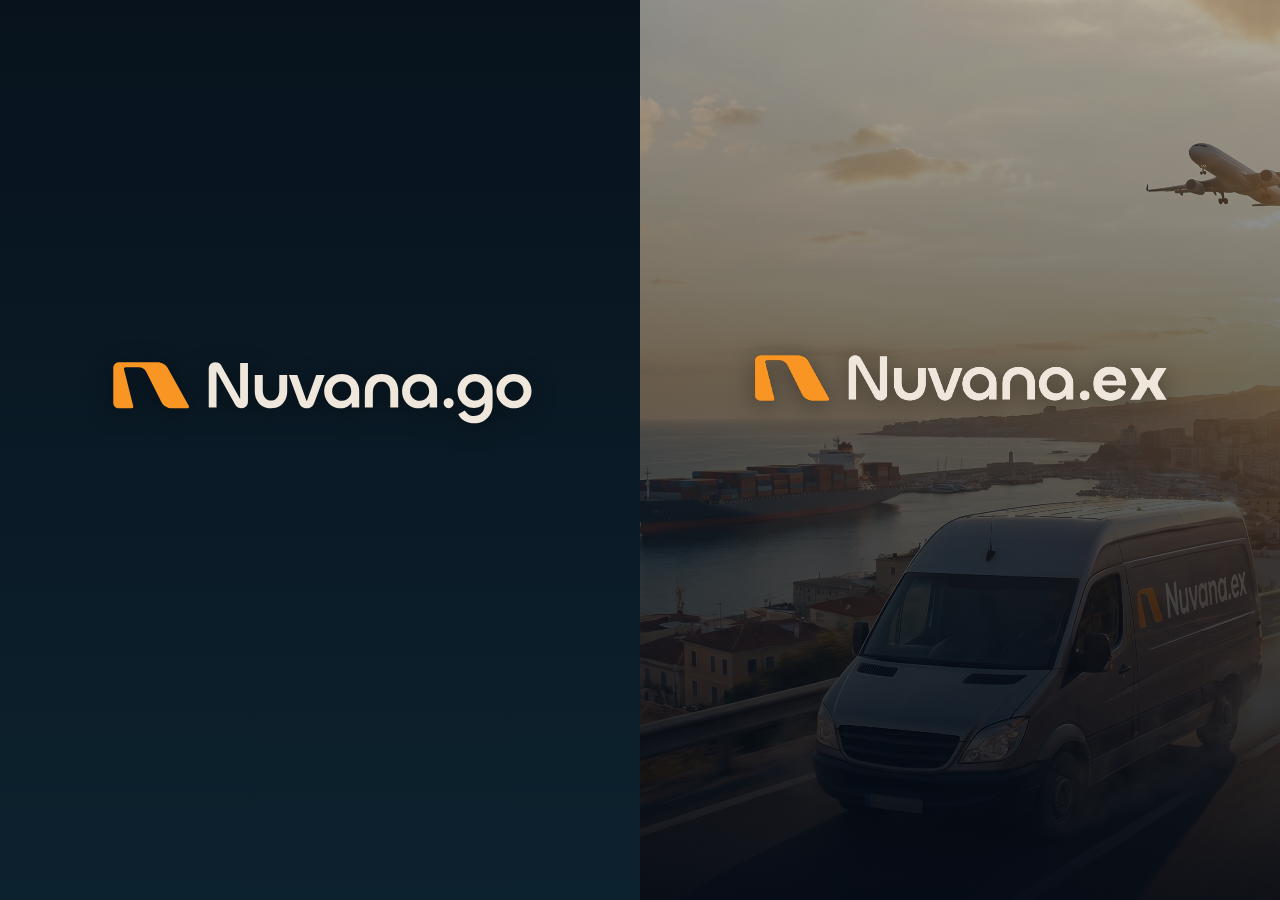
<file: index.html>
<!DOCTYPE html>
<html lang="en">
<head>
  <!-- Google tag (gtag.js) -->
<script async src="https://www.googletagmanager.com/gtag/js?id=G-9KXYGTVG1J"></script>
<script>
  window.dataLayer = window.dataLayer || [];
  function gtag(){dataLayer.push(arguments);}
  gtag('js', new Date());

  gtag('config', 'G-9KXYGTVG1J');
</script>
  <meta charset="UTF-8" />
  <meta name="viewport" content="width=device-width, initial-scale=1.0" />
  <title>Nuvana Group — The World Awaits</title>
  <meta name="description" content="Welcome to the Nuvana Ecosystem. Choose Nuvana.go for curated travel experiences, or Nuvana.ex for premium global logistics." />
  
  <link href="https://api.fontshare.com/v2/css?f[]=chillax@300,400,500,600,700&display=swap" rel="stylesheet" />
  <link href="https://fonts.googleapis.com/css2?family=Inter:wght@300;400;500;600&display=swap" rel="stylesheet">
  <link href="https://fonts.googleapis.com/css2?family=Material+Symbols+Rounded:opsz,wght,FILL,GRAD@24,400,1,0" rel="stylesheet" />
  
  <style>
    :root {
      --bg: #050b14;
      --go-accent: #027385;
      --ex-accent: #f99523;
      --text: #ffffff;
      --font-display: 'Chillax', sans-serif;
      --font-body: 'Inter', sans-serif;
      
      /* Loader specific variables */
      --brand-orange: #f99523;
      --path-length: 2725;
    }
    
    * { margin: 0; padding: 0; box-sizing: border-box; }
    
    body {
      font-family: var(--font-body);
      background: var(--bg);
      color: var(--text);
      min-height: 100vh;
      overflow: hidden; /* Prevents scrolling on the hub page */
      display: flex;
      flex-direction: column;
    }

    /* ─── CINEMATIC INTRO ─── */
    .intro-curtain-left, .intro-curtain-right {
      position: fixed;
      top: 0; bottom: 0;
      width: 50vw;
      background: var(--bg);
      z-index: 9998;
      /* Animates out after the logo pulse finishes (at 2.8s) */
      animation: splitOpen 1.2s cubic-bezier(0.77, 0, 0.175, 1) 2.8s forwards;
    }
    .intro-curtain-left { left: 0; transform-origin: left; }
    .intro-curtain-right { right: 0; transform-origin: right; border-left: 1px solid rgba(255,255,255,0.05); }

    @keyframes splitOpen {
      0% { transform: scaleX(1); }
      100% { transform: scaleX(0); }
    }

    .intro-logo-wrap {
      position: fixed; inset: 0; z-index: 9999;
      display: flex; align-items: center; justify-content: center;
      pointer-events: none;
      animation: hideWrap 0s 2.8s forwards;
    }
    @keyframes hideWrap { to { visibility: hidden; opacity: 0; } }

    /* SVG Path Loader */
    .nx-logo-svg {
      width: clamp(150px, 20vw, 220px);
      height: auto;
      overflow: visible;
    }

    .nx-main-path {
      fill: none;
      stroke: var(--brand-orange);
      stroke-width: 8;
      stroke-linecap: round;
      stroke-linejoin: round;
      stroke-dasharray: var(--path-length); 
      stroke-dashoffset: var(--path-length);
      /* Snappy 2.8s duration running exactly once */
      animation: drawThenFill 2.8s cubic-bezier(0.4, 0, 0.2, 1) forwards;
    }

    @keyframes drawThenFill {
      0% { 
          stroke-dashoffset: var(--path-length); 
          fill: rgba(249, 149, 35, 0); 
          opacity: 0; 
          transform: scale(0.98);
      }
      5% { 
          opacity: 1; 
      }
      45% { 
          stroke-dashoffset: 0; 
          fill: rgba(249, 149, 35, 0); 
          filter: drop-shadow(0 0 0px var(--brand-orange));
      }
      55% { 
          stroke-dashoffset: 0; 
          fill: rgba(249, 149, 35, 1);
          filter: drop-shadow(0 0 20px rgba(249, 149, 35, 0.5));
          transform: scale(1.04);
      }
      85% { 
          stroke-dashoffset: 0; 
          fill: rgba(249, 149, 35, 1);
          filter: drop-shadow(0 0 25px rgba(249, 149, 35, 0.6));
          transform: scale(1.04);
          opacity: 1;
      }
      100% { 
          opacity: 0; 
          transform: scale(1.1); 
          fill: rgba(249, 149, 35, 1);
          stroke-dashoffset: 0;
      }
    }

    /* ─── LOGOS ─── */
    .panel-logo {
      height: clamp(55px, 8vw, 85px); /* Increased size since icons are removed */
      width: auto;
      margin: 0 auto 1.5rem auto;
      filter: drop-shadow(0 4px 12px rgba(0,0,0,0.4));
      transition: transform 0.5s cubic-bezier(0.175, 0.885, 0.32, 1.275);
    }

    /* ─── SPLIT CONTAINER ─── */
    .split-container {
      display: flex;
      width: 100vw;
      height: 100vh;
    }

    .panel {
      flex: 1;
      position: relative;
      display: flex;
      flex-direction: column;
      align-items: center;
      justify-content: center;
      overflow: hidden;
      cursor: pointer;
      text-decoration: none;
      color: var(--text);
      transition: flex 0.8s cubic-bezier(0.25, 0.46, 0.45, 0.94), filter 0.8s ease;
    }
    
    /* Backgrounds with entrance animation */
    .panel-bg {
      position: absolute; inset: 0;
      background-size: cover; background-position: center;
      z-index: 0;
      transition: transform 1.5s cubic-bezier(0.25, 0.46, 0.45, 0.94);
      animation: bgSettle 2.5s cubic-bezier(0.25, 0.46, 0.45, 0.94) 2.8s backwards;
    }
    @keyframes bgSettle {
      0% { transform: scale(1.2); filter: blur(15px); }
      100% { transform: scale(1); filter: blur(0); }
    }
    
    .panel-overlay {
      position: absolute; inset: 0; z-index: 1;
      transition: opacity 0.6s ease, background 0.6s ease;
    }

    /* Nuvana.go (Travel) styling */
    .panel-go .panel-bg { background-image: url('https://images.unsplash.com/photo-1476514525535-07fb3b4ae5f1?w=1600&auto=format&fit=crop&q=80'); }
    .panel-go .panel-overlay { background: linear-gradient(to bottom, rgba(13,35,48,0.3), rgba(13,35,48,0.95)); }
    
    /* Nuvana.ex (Logistics) styling */
    .panel-ex .panel-bg { background-image: url('assets/ex43.jpeg'); }
    .panel-ex .panel-overlay { background: linear-gradient(to bottom, rgba(5,11,20,0.3), rgba(5,11,20,0.95)); }

    .panel-content {
      position: relative; z-index: 2;
      text-align: center; padding: 2rem;
      transform: translateY(20px);
      transition: transform 0.6s cubic-bezier(0.25, 0.46, 0.45, 0.94), opacity 0.5s ease;
      animation: contentFade 1s cubic-bezier(0.25, 0.46, 0.45, 0.94) 3.4s backwards;
    }
    @keyframes contentFade {
      0% { opacity: 0; margin-top: 30px; }
      100% { opacity: 1; margin-top: 0; }
    }

    .panel-title {
      font-family: var(--font-display);
      font-size: clamp(2.5rem, 5vw, 4.5rem);
      font-weight: 700; margin-bottom: 0.5rem; letter-spacing: -0.02em;
    }
    .panel-title span.dot { transition: color 0.4s ease; }
    
    .panel-desc {
      font-size: 1.05rem; color: rgba(255,255,255,0.7);
      max-width: 380px; margin: 0 auto 2rem;
      opacity: 0; transform: translateY(10px);
      transition: opacity 0.5s ease, transform 0.5s ease;
    }

    .enter-btn {
      display: inline-flex; align-items: center; gap: 0.5rem;
      padding: 1rem 2.5rem; border-radius: 50px;
      font-weight: 600; font-size: 1rem; color: var(--text);
      background: rgba(255,255,255,0.05);
      backdrop-filter: blur(12px); -webkit-backdrop-filter: blur(12px);
      border: 1px solid rgba(255,255,255,0.15);
      opacity: 0; transform: translateY(10px);
      transition: all 0.5s ease;
    }

    /* Hover Interactions */
    .panel:hover { flex: 1.4; } 
    .panel:hover .panel-bg { transform: scale(1.05); }
    
    .panel-go:hover .panel-overlay { background: linear-gradient(to bottom, rgba(13,35,48,0.2), rgba(2,115,133,0.85)); }
    .panel-ex:hover .panel-overlay { background: linear-gradient(to bottom, rgba(5,11,20,0.2), rgba(249,149,35,0.85)); }
    
    .panel:hover .panel-content { transform: translateY(0); }
    .panel:hover .panel-logo { transform: scale(1.08) translateY(-3px); }
    
    .panel:hover .panel-desc { opacity: 1; transform: translateY(0); color: var(--text); }
    .panel:hover .enter-btn { opacity: 1; transform: translateY(0); background: var(--text); color: var(--bg); border-color: transparent;}

    .split-container:hover .panel:not(:hover) { filter: brightness(0.4) grayscale(0.5); }

    /* ─── EXIT TRANSITION ANIMATIONS ─── */
    .panel.exiting-active {
      flex: 100 !important;
      z-index: 50;
      cursor: default;
    }
    .panel.exiting-active .panel-overlay {
      background: var(--bg) !important;
      opacity: 1 !important;
      transition: background 0.8s ease, opacity 0.8s ease;
    }
    .panel.exiting-active .panel-content {
      opacity: 0 !important;
      transform: scale(1.1) translateY(-20px) !important;
    }
    .panel.exiting-active .panel-bg {
      transform: scale(1.1);
      filter: blur(10px);
    }
    .panel.exiting-inactive {
      flex: 0.0001 !important;
      opacity: 0 !important;
      pointer-events: none;
    }

    @media (max-width: 768px) {
      .split-container { flex-direction: column; }
      
      .panel { flex: 1; }
      .panel:hover { flex: 1.1; }
      
      .panel-content { transform: translateY(0); padding: 1.5rem; }
      .panel-logo { height: 50px; margin-bottom: 0.5rem; }
      .panel-title { font-size: 2.5rem; }
      .panel-desc { display: none; }
      
      .enter-btn { opacity: 1; transform: translateY(0); padding: 0.8rem 2rem; background: rgba(255,255,255,0.1); border-color: rgba(255,255,255,0.2); }
      
      .panel-go .panel-overlay { background: linear-gradient(to bottom, rgba(13,35,48,0.4), rgba(13,35,48,0.9)); }
      .panel-ex .panel-overlay { background: linear-gradient(to top, rgba(5,11,20,0.4), rgba(5,11,20,0.9)); }
    }
  </style>
</head>
<body>

  <!-- ══════════════════════════════════ CINEMATIC INTRO ══════════════════════════════════ -->
  <!-- Left and right dark panels that split open like curtains -->
  <div class="intro-curtain-left"></div>
  <div class="intro-curtain-right"></div>
  
  <!-- Centered drawing SVG logo that fades out right before curtains open -->
  <div class="intro-logo-wrap">
    <svg class="nx-logo-svg" viewBox="0 0 850 850">
        <path class="nx-main-path" d="M 126.3 623.3 L 246 623.3 C 255.7 623.3 262.9 614.1 260.5 604.7 L 174 258.2 C 171.6 248.7 178.8 239.6 188.5 239.6 L 310.5 239.6 C 341.5 239.6 369.9 257.1 383.8 284.9 L 521.9 561.2 C 540.9 599.3 579.8 623.3 622.4 623.3 L 767.3 623.3 C 778.7 623.3 785.9 611 780.4 601 L 585 249.4 C 565.2 213.7 527.6 191.6 486.8 191.6 L 126.3 191.6 C 97 191.6 73.4 215.3 73.4 244.5 L 73.4 570.4 C 73.4 599.6 97.1 623.3 126.3 623.3 Z" />
    </svg>
  </div>

  <!-- ══════════════════════════════════ MAIN CONTENT ══════════════════════════════════ -->
  
  <!-- The Split Screen Layout -->
  <div class="split-container">
    
    <!-- Left: Travel / Nuvana.go Panel -->
    <a href="nuvanago.html" class="panel panel-go" aria-label="Enter Nuvana.go Travel">
      <div class="panel-bg"></div>
      <div class="panel-overlay"></div>
      
      <div class="panel-content">
        <img src="assets/nuvana.go logo full.svg" alt="Nuvana.go" class="panel-logo" onerror="this.onerror=null; this.outerHTML='<h2 class=\'panel-title\'>Nuvana<span class=\'dot\'>.</span>go</h2>';">
        <p class="panel-desc">Curated travel experiences, unforgettable journeys, and seamless global travel planning.</p>
        <div class="enter-btn">
          Discover the World <span class="material-symbols-rounded">arrow_forward</span>
        </div>
      </div>
    </a>

    <!-- Right: Logistics / Nuvana.ex Panel -->
    <a href="nuvanaex.html" class="panel panel-ex" aria-label="Enter Nuvana.ex Logistics">
      <div class="panel-bg"></div>
      <div class="panel-overlay"></div>
      
      <div class="panel-content">
        <img src="assets/nuvana.ex logo full.svg" alt="Nuvana.ex" class="panel-logo" onerror="this.onerror=null; this.outerHTML='<h2 class=\'panel-title\'>Nuvana<span class=\'dot\'>.</span>ex</h2>';">
        <p class="panel-desc">Premium global logistics, secure excess baggage handling, and door-to-door courier services.</p>
        <div class="enter-btn">
          Ship Globally <span class="material-symbols-rounded">arrow_forward</span>
        </div>
      </div>
    </a>

  </div>

  <!-- Exit Transition Script -->
  <script>
    document.querySelectorAll('.panel').forEach(panel => {
      panel.addEventListener('click', function(e) {
        e.preventDefault(); // Stop immediate navigation
        
        // e.currentTarget ensures we get the href from the <a> tag, even if a child element was clicked
        const targetUrl = e.currentTarget.getAttribute('href');

        // Safety check to prevent routing errors
        if (!targetUrl || targetUrl === '' || targetUrl === '#') {
            console.error("Navigation cancelled: Target URL is empty or invalid.");
            return;
        }

        // Apply exit animation classes
        document.querySelectorAll('.panel').forEach(p => {
          if (p === e.currentTarget) {
            p.classList.add('exiting-active');
          } else {
            p.classList.add('exiting-inactive');
          }
        });

        // Wait for the animation to complete (800ms) before navigating
        setTimeout(() => {
          window.location.href = targetUrl;
        }, 800); 
      });
    });
  </script>
</body>
</html>
</file>
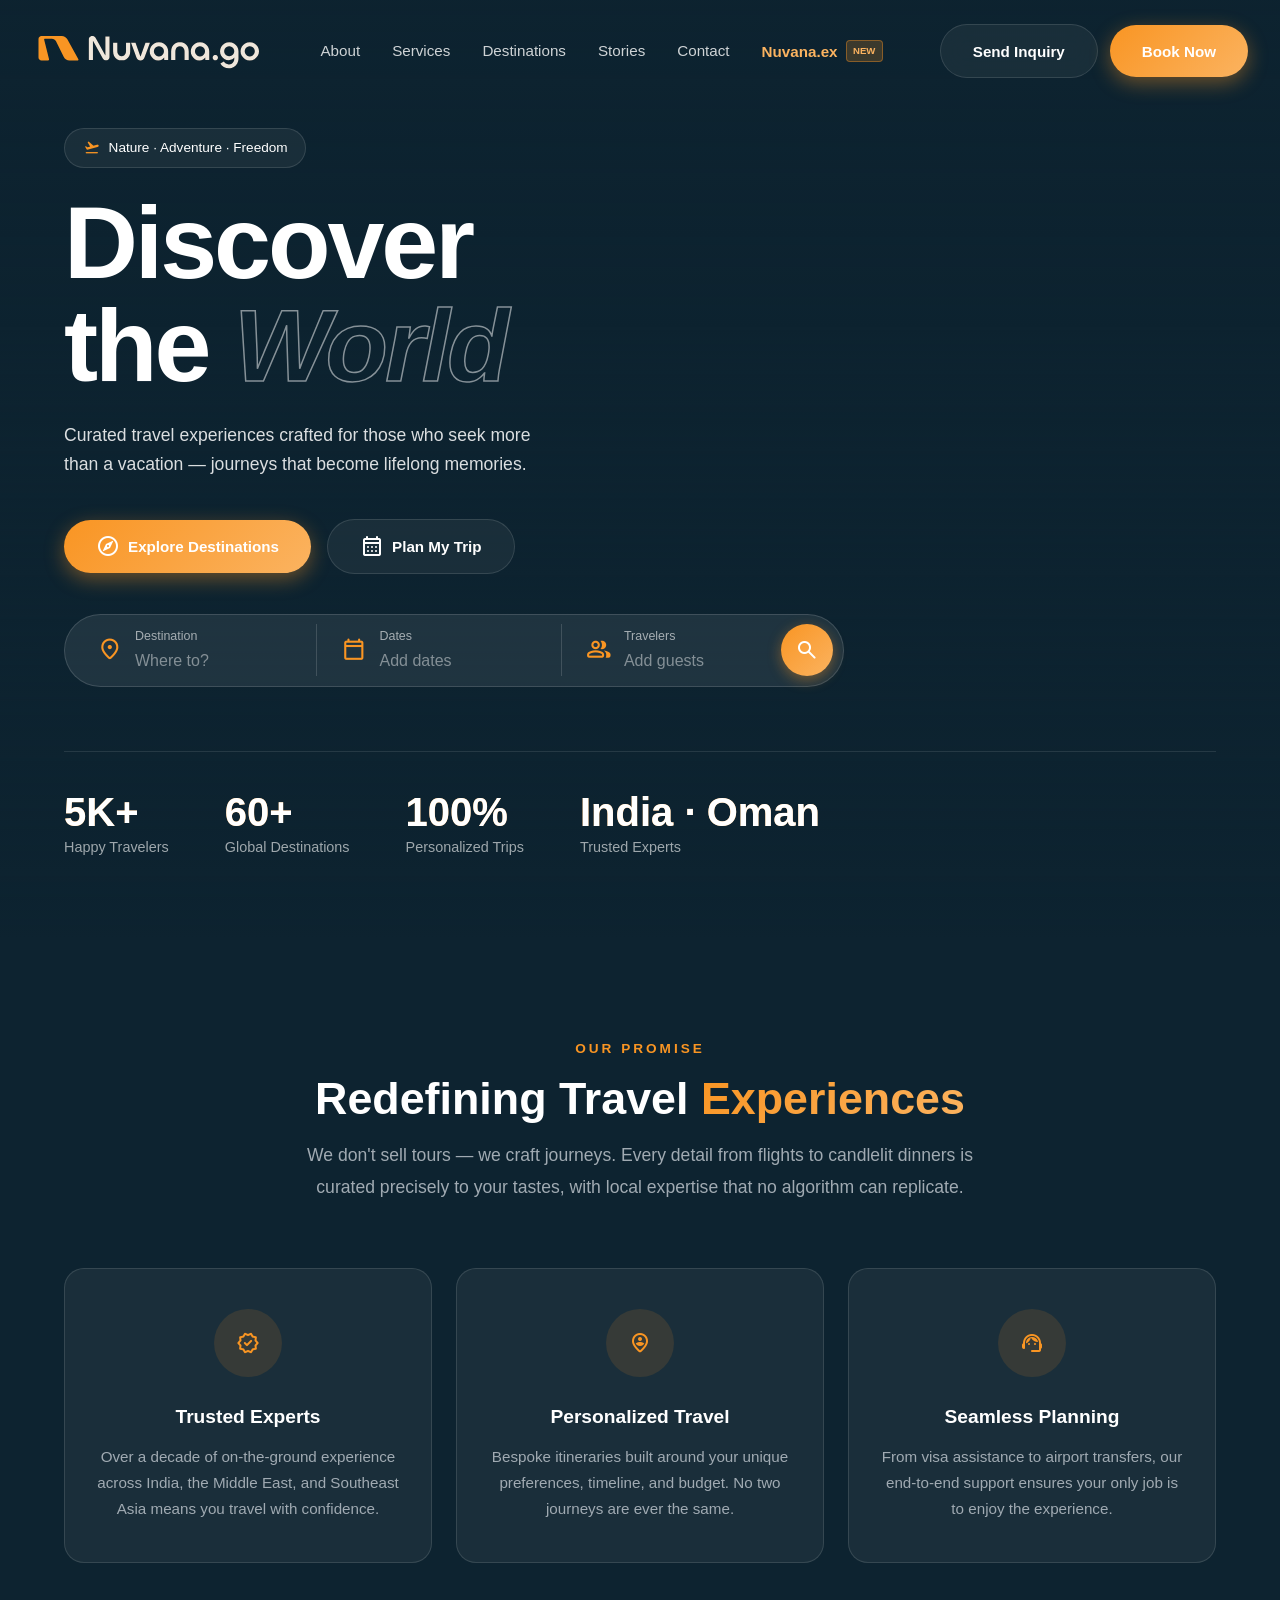
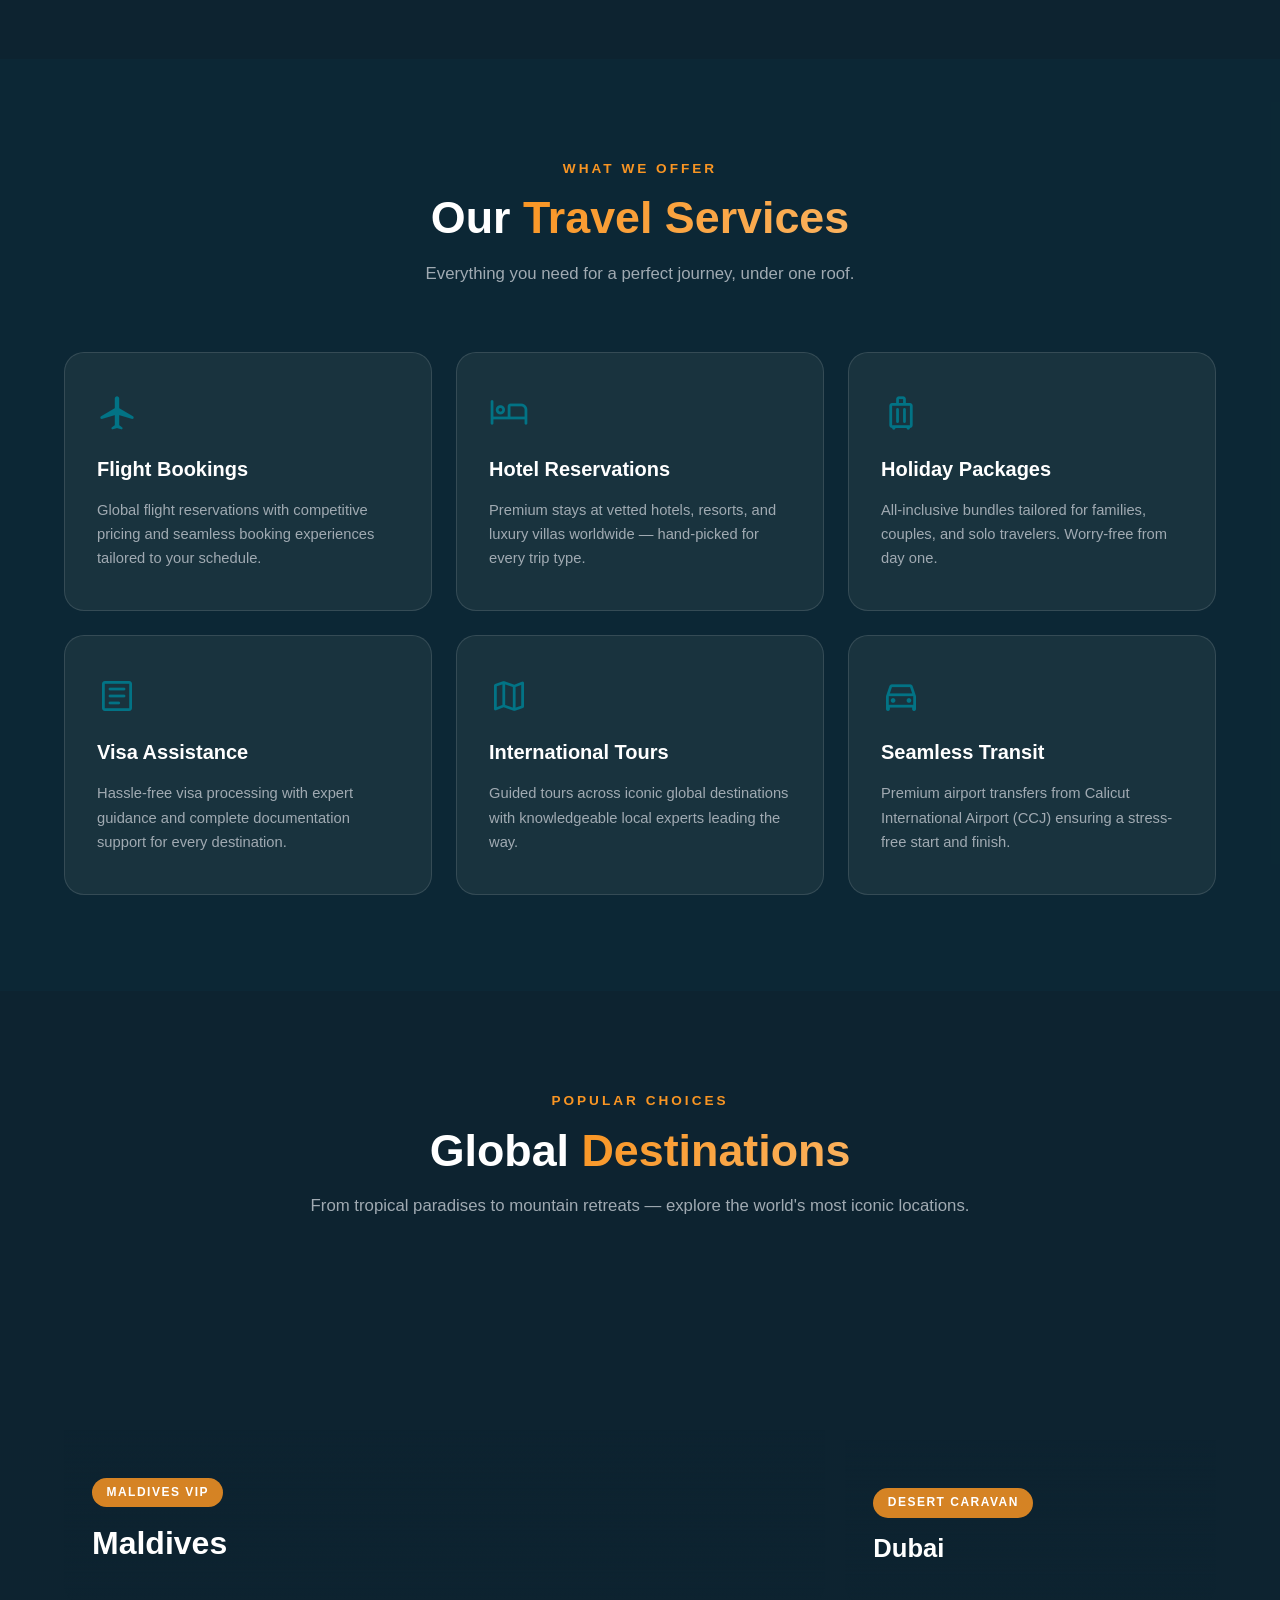
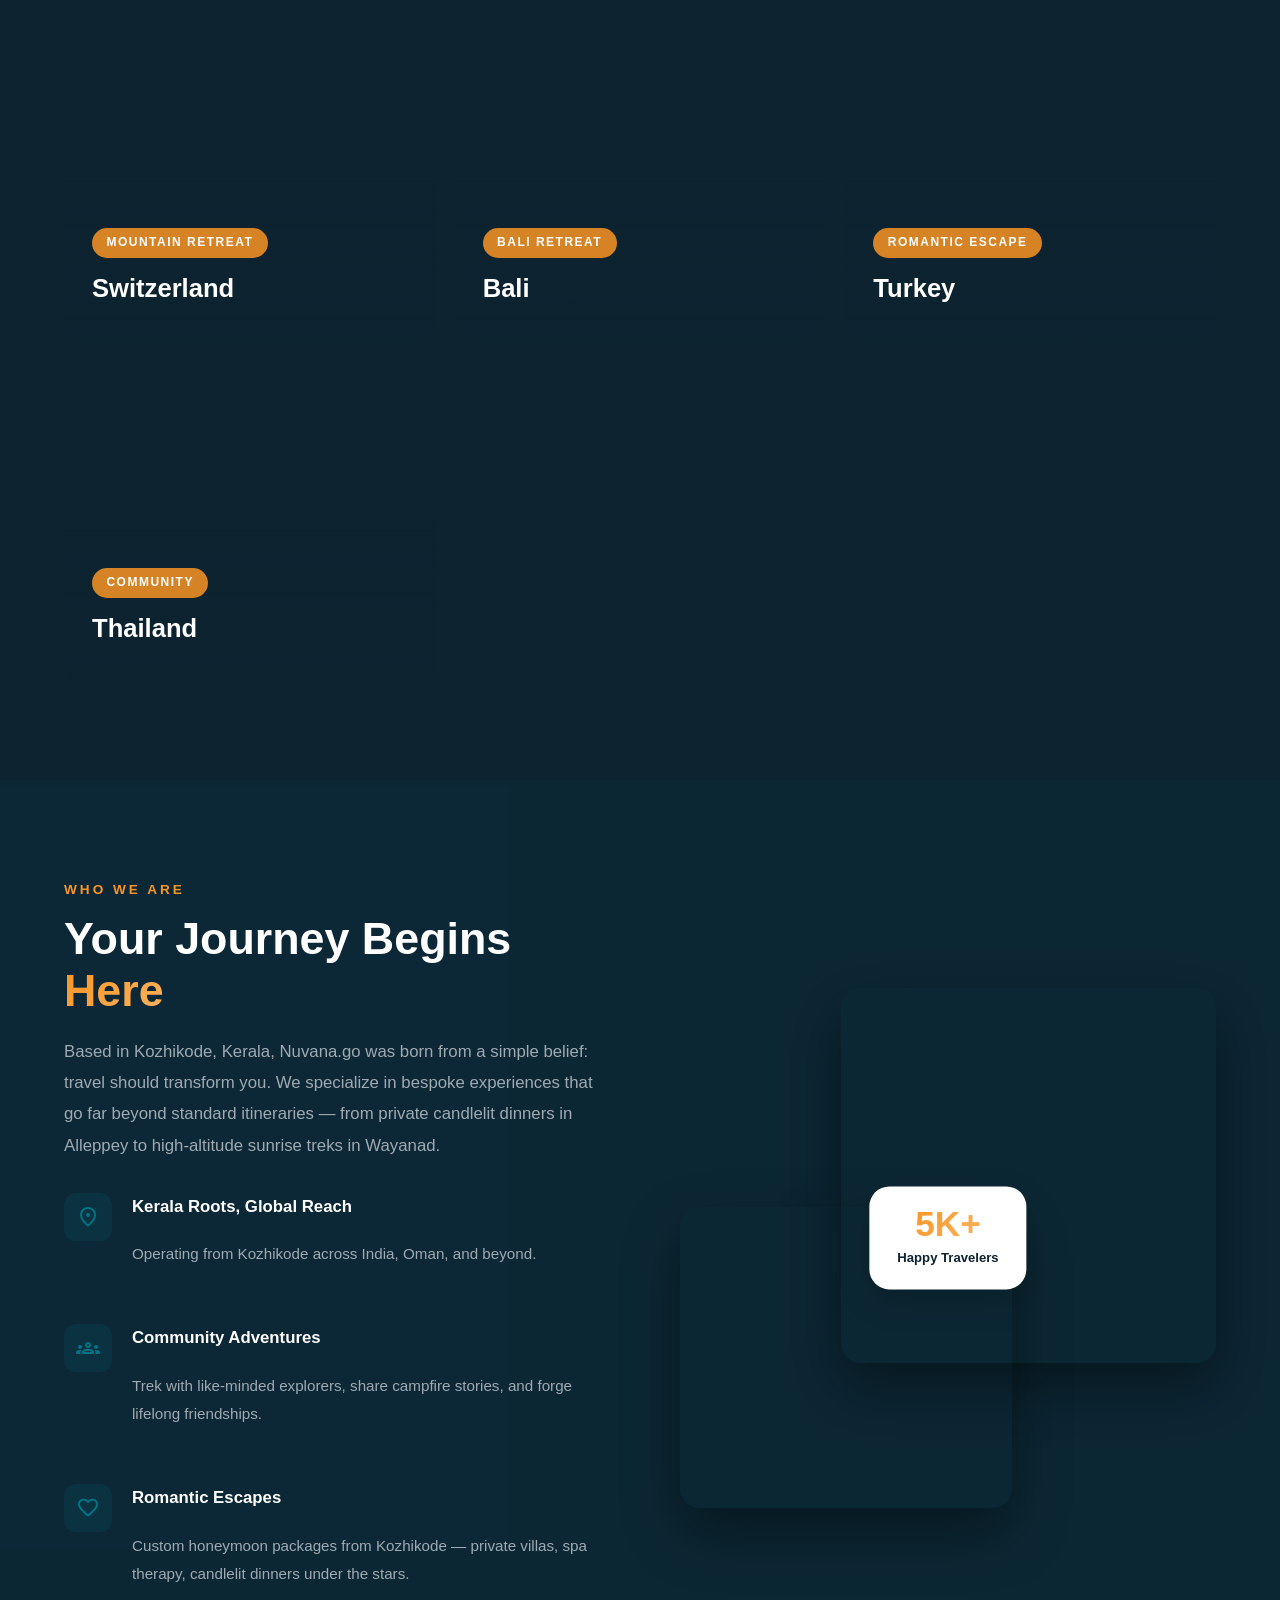
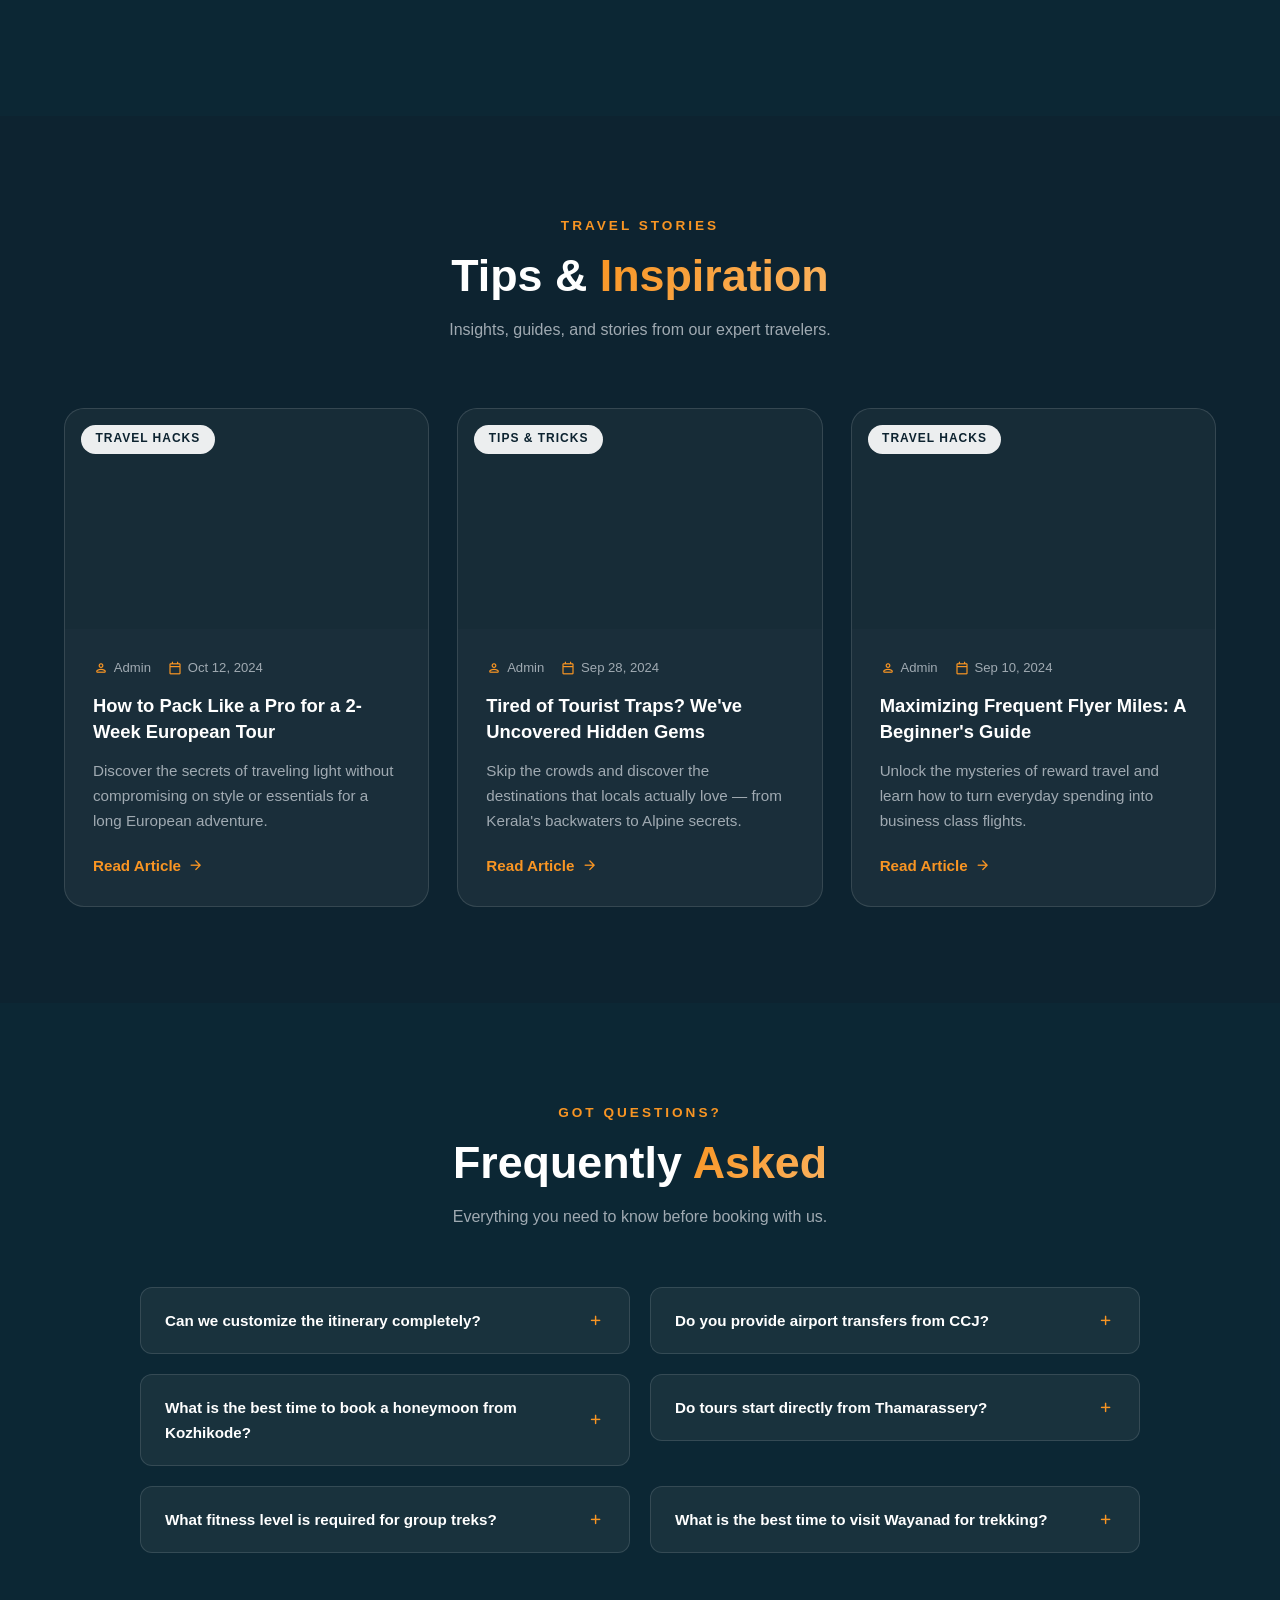
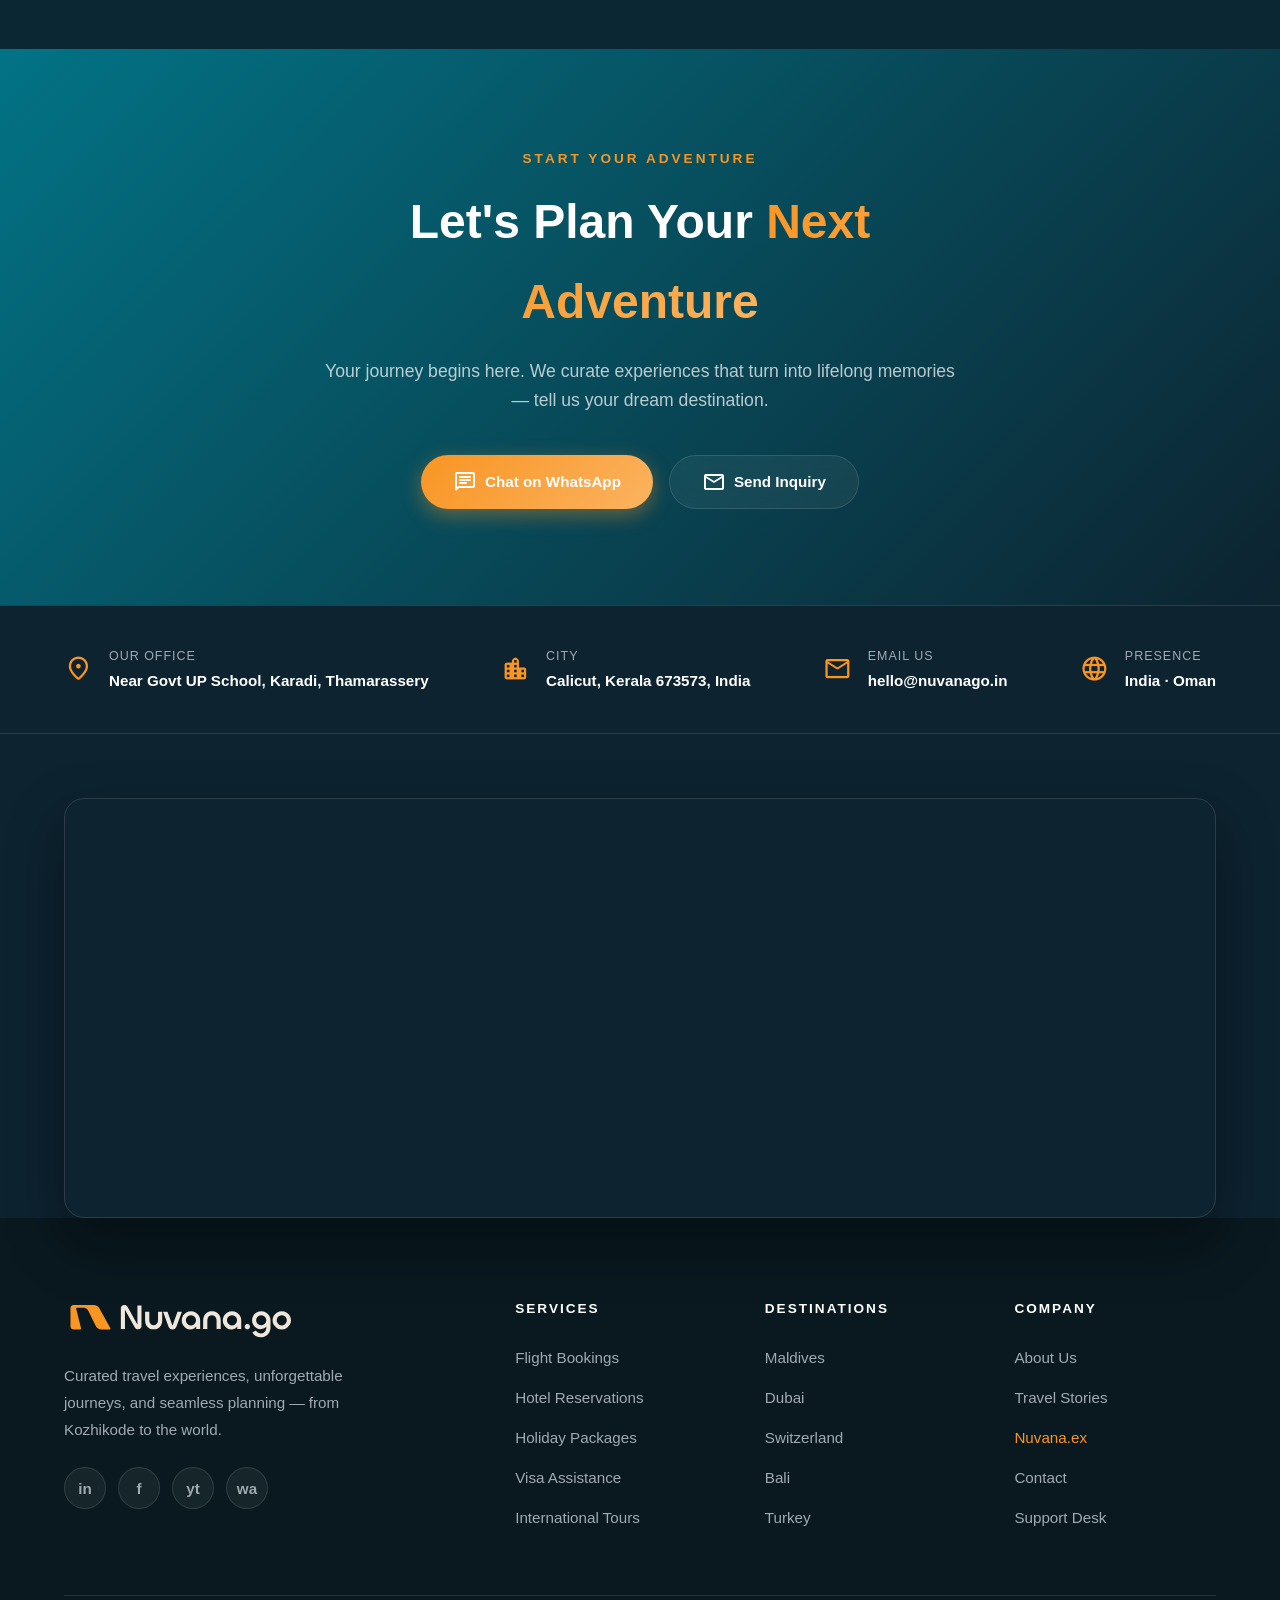
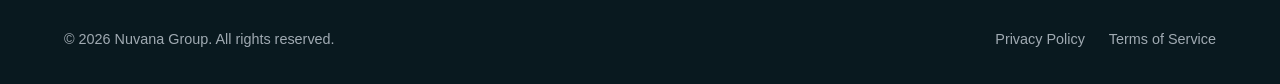
<file: nuvanago.html>
<!DOCTYPE html>
<html lang="en">
<head>
  <!-- Google tag (gtag.js) -->
<script async src="https://www.googletagmanager.com/gtag/js?id=G-9KXYGTVG1J"></script>
<script>
  window.dataLayer = window.dataLayer || [];
  function gtag(){dataLayer.push(arguments);}
  gtag('js', new Date());

  gtag('config', 'G-9KXYGTVG1J');
</script>
  <meta charset="UTF-8" />
  <meta name="viewport" content="width=device-width, initial-scale=1.0" />
  <title>Nuvana.go — Discover the World</title>
  <meta name="description" content="Nuvana.go offers curated travel experiences, unforgettable journeys, and seamless travel planning from Kozhikode, Kerala." />
  <link href="https://api.fontshare.com/v2/css?f[]=chillax@300,400,500,600,700&display=swap" rel="stylesheet" />
  <link href="https://fonts.googleapis.com/css2?family=Material+Symbols+Rounded:opsz,wght,FILL,GRAD@24,400,1,0" rel="stylesheet" />
  <style>
    /* ─── Design Tokens ─── */
    :root {
      --clr-bg:           #0d2330;
      --clr-primary:      #027385;
      --clr-accent:       #f99523;
      --clr-accent-light: #fbb360;
      --clr-secondary:    #efe7dc;
      --clr-white:        #ffffff;
      --clr-text-muted:   #a0aab2;
      --glass-bg:         rgba(239,231,220,0.06);
      --glass-border:     rgba(255,255,255,0.12);
      --shadow-sm:        0 4px 16px rgba(0,0,0,0.18);
      --shadow-md:        0 12px 32px rgba(0,0,0,0.28);
      --shadow-lg:        0 24px 56px rgba(0,0,0,0.40);
      --radius-sm:        12px;
      --radius-md:        20px;
      --radius-lg:        32px;
      --transition:       0.38s cubic-bezier(0.25,0.46,0.45,0.94);
      --font:             'Chillax', sans-serif;
    }

    /* ─── Reset ─── */
    *, *::before, *::after { box-sizing: border-box; margin: 0; padding: 0; }
    html { scroll-behavior: smooth; font-size: 16px; }
    body {
      font-family: var(--font);
      background: var(--clr-bg);
      color: var(--clr-white);
      line-height: 1.65;
      overflow-x: hidden;
    }
    a { color: inherit; text-decoration: none; transition: var(--transition); }
    ul { list-style: none; }
    img { max-width: 100%; display: block; }
    button { cursor: pointer; font-family: var(--font); border: none; background: none; }

    /* ─── Utility ─── */
    .container { width: 100%; max-width: 1200px; margin: 0 auto; padding: 0 1.5rem; }
    .container--wide { max-width: 1400px; padding: 0 2rem; }
    .section { padding: 6rem 0; position: relative; }
    .gradient-text {
      background: linear-gradient(135deg, var(--clr-accent), var(--clr-accent-light));
      -webkit-background-clip: text; background-clip: text; color: transparent;
    }
    .subtitle {
      display: inline-block;
      color: var(--clr-accent);
      font-size: 0.85rem;
      font-weight: 600;
      letter-spacing: 3px;
      text-transform: uppercase;
      margin-bottom: 0.75rem;
    }
    .section-title { font-size: clamp(2rem, 5vw, 2.8rem); font-weight: 700; line-height: 1.15; }
    .text-center { text-align: center; }

    /* ─── Brand Logo ─── */
    .brand-logo {
      width: auto;
      height: auto;
      max-width: 100%;
      max-height: 45px;
      object-fit: contain;
      flex-shrink: 0; /* Prevents squishing in flex containers */
      display: block;
    }
    .nav-logo-text {
      font-size: 1.5rem; font-weight: 700; letter-spacing: -0.03em;
      display: flex; align-items: center; gap: 0.4rem;
    }
    .nav-logo-text .dot { color: var(--clr-accent); }

    /* ─── Buttons ─── */
    .btn {
      display: inline-flex; align-items: center; justify-content: center; gap: 0.5rem;
      padding: 0.85rem 2rem; border-radius: 50px;
      font-weight: 600; font-size: 0.95rem; font-family: var(--font);
      transition: var(--transition); position: relative; overflow: hidden;
      border: none; cursor: pointer;
    }
    .btn-primary {
      background: linear-gradient(135deg, var(--clr-accent), var(--clr-accent-light));
      color: var(--clr-white);
      box-shadow: 0 6px 20px rgba(249,149,35,0.40);
    }
    .btn-primary:hover { transform: translateY(-3px); box-shadow: 0 10px 30px rgba(249,149,35,0.55); }
    .btn-glass {
      background: var(--glass-bg);
      backdrop-filter: blur(12px); -webkit-backdrop-filter: blur(12px);
      border: 1px solid var(--glass-border); color: var(--clr-white);
    }
    .btn-glass:hover { background: rgba(255,255,255,0.12); transform: translateY(-2px); }

    /* ─── Navbar ─── */
    .navbar {
      position: fixed; top: 0; left: 0; width: 100%;
      z-index: 100; padding: 1.5rem 0;
      transition: var(--transition);
    }
    .navbar.scrolled {
      background: rgba(13,35,48,0.92);
      backdrop-filter: blur(16px); -webkit-backdrop-filter: blur(16px);
      border-bottom: 1px solid var(--glass-border);
      padding: 1rem 0;
      box-shadow: var(--shadow-sm);
    }
    .nav-inner {
      display: flex; align-items: center; justify-content: space-between;
    }
    .nav-logo { display: flex; align-items: center; z-index: 101; }
    
    .nav-links { display: flex; align-items: center; gap: 2rem; }
    .nav-link {
      font-size: 0.95rem; font-weight: 500; opacity: 0.8;
      transition: var(--transition);
    }
    .nav-link:hover { opacity: 1; color: var(--clr-accent); }
    
    /* Special styling for Nuvana.ex */
    .nav-link.highlight {
      color: var(--clr-accent-light);
      font-weight: 600;
      display: flex;
      align-items: center;
      gap: 0.25rem;
      opacity: 1;
    }
    .nav-link.highlight::after {
      content: 'NEW';
      background: rgba(249,149,35,0.2);
      color: var(--clr-accent-light);
      font-size: 0.6rem;
      padding: 0.15rem 0.4rem;
      border-radius: 4px;
      margin-left: 0.25rem;
      border: 1px solid rgba(249,149,35,0.4);
    }

    .nav-cta { display: flex; align-items: center; gap: 0.75rem; }
    
    /* Mobile Menu Button */
    .mobile-btn {
      display: none; flex-direction: column; justify-content: space-between;
      width: 28px; height: 20px; cursor: pointer; z-index: 102;
    }
    .mobile-btn span {
      display: block; height: 2.5px; width: 100%;
      background: var(--clr-white); border-radius: 99px;
      transition: all 0.4s cubic-bezier(0.68, -0.55, 0.265, 1.55);
    }
    .mobile-btn.active span:nth-child(1) { transform: translateY(8.5px) rotate(45deg); }
    .mobile-btn.active span:nth-child(2) { opacity: 0; }
    .mobile-btn.active span:nth-child(3) { transform: translateY(-9px) rotate(-45deg); }

    /* Mobile Menu Drawer */
    .mobile-menu {
      position: fixed; top: 0; left: 0; width: 100%; height: 100vh;
      background: rgba(13,35,48,0.98);
      backdrop-filter: blur(20px); -webkit-backdrop-filter: blur(20px);
      z-index: 99;
      display: flex; flex-direction: column; align-items: center; justify-content: center;
      gap: 2rem;
      opacity: 0; pointer-events: none;
      transform: translateY(-20px);
      transition: var(--transition);
    }
    .mobile-menu.open {
      opacity: 1; pointer-events: auto; transform: translateY(0);
    }
    .mobile-menu .nav-link { font-size: 1.25rem; }
    .mobile-menu .nav-cta { display: flex; flex-direction: column; width: 100%; max-width: 250px; margin-top: 1rem; }
    .mobile-menu .btn { width: 100%; }

    /* ─── Hero ─── */
    .hero {
      min-height: 100vh;
      display: flex; flex-direction: column; justify-content: flex-end;
      position: relative; overflow: hidden; padding-bottom: 5rem;
    }
    .hero-bg {
      position: absolute; inset: 0; z-index: 0;
      background:
        linear-gradient(to bottom, rgba(13,35,48,0.3) 0%, rgba(13,35,48,0) 35%, rgba(13,35,48,0.7) 75%, var(--clr-bg) 100%),
        url('https://images.unsplash.com/photo-1476514525535-07fb3b4ae5f1?w=1600&auto=format&fit=crop&q=80') center/cover no-repeat;
    }
    .hero-content { position: relative; z-index: 2; padding-top: 8rem; }
    .hero-badge {
      display: inline-flex; align-items: center; gap: 0.5rem;
      background: var(--glass-bg); backdrop-filter: blur(10px);
      border: 1px solid var(--glass-border);
      border-radius: 50px; padding: 0.5rem 1.1rem;
      font-size: 0.85rem; font-weight: 500; margin-bottom: 1.5rem;
    }
    .hero-badge .material-symbols-rounded { font-size: 1.1rem; color: var(--clr-accent); }
    .hero-title {
      font-size: clamp(3.2rem, 8vw, 7.5rem);
      font-weight: 700; line-height: 1;
      letter-spacing: -0.03em;
      margin-bottom: 1.5rem;
    }
    .hero-title .italic {
      font-style: italic;
      -webkit-text-stroke: 1.5px rgba(255,255,255,0.5);
      color: transparent;
    }
    .hero-sub {
      color: rgba(255,255,255,0.85);
      font-size: 1.1rem; max-width: 480px;
      margin-bottom: 2.5rem;
    }
    .hero-actions { display: flex; align-items: center; gap: 1rem; flex-wrap: wrap; }
    .hero-stats {
      display: flex; gap: 3.5rem;
      margin-top: 4rem; padding-top: 2.5rem;
      border-top: 1px solid rgba(255,255,255,0.1);
    }
    .hero-stat h3 {
      font-size: clamp(2rem, 4vw, 2.5rem); font-weight: 700; line-height: 1;
      color: var(--clr-white);
    }
    .hero-stat p { font-size: 0.9rem; color: rgba(255,255,255,0.6); margin-top: 0.25rem; }

    /* ─── Search Widget ─── */
    .search-bar {
      display: flex; align-items: stretch;
      background: rgba(255,255,255,0.08);
      backdrop-filter: blur(20px); -webkit-backdrop-filter: blur(20px);
      border: 1px solid rgba(255,255,255,0.14);
      border-radius: 100px;
      padding: 0.6rem 0.6rem 0.6rem 2rem;
      gap: 0; max-width: 780px;
      margin-top: 2.5rem;
    }
    .search-field {
      display: flex; align-items: center; gap: 0.75rem;
      flex: 1; min-width: 0;
    }
    .search-field + .search-field {
      border-left: 1px solid rgba(255,255,255,0.15);
      padding-left: 1.5rem; margin-left: 1.5rem;
    }
    .search-field .material-symbols-rounded { color: var(--clr-accent); font-size: 1.6rem; flex-shrink: 0; }
    .search-field label { font-size: 0.78rem; color: rgba(255,255,255,0.6); font-weight: 500; display: block; margin-bottom: 2px;}
    .search-field input {
      background: none; border: none; outline: none;
      color: var(--clr-white); font-family: var(--font);
      font-size: 1rem; font-weight: 600; width: 100%;
    }
    .search-field input::placeholder { color: rgba(255,255,255,0.45); font-weight: 400; }
    .btn-search {
      background: linear-gradient(135deg, var(--clr-accent), var(--clr-accent-light));
      color: var(--clr-white); border-radius: 50px;
      width: 52px; height: 52px;
      display: flex; align-items: center; justify-content: center;
      flex-shrink: 0; box-shadow: 0 4px 14px rgba(249,149,35,0.4);
      transition: var(--transition);
    }
    .btn-search:hover { transform: scale(1.05); box-shadow: 0 6px 22px rgba(249,149,35,0.6); }

    /* ─── Why Us ─── */
    .why-section { background: var(--clr-bg); }
    .why-intro { max-width: 680px; margin: 0 auto 4rem; text-align: center; }
    .why-intro p { color: var(--clr-text-muted); font-size: 1.1rem; line-height: 1.8; margin-top: 1rem; }
    .why-grid { display: grid; grid-template-columns: repeat(3, 1fr); gap: 1.5rem; }
    .why-card {
      background: var(--glass-bg); border: 1px solid var(--glass-border);
      border-radius: var(--radius-md); padding: 2.5rem 2rem;
      text-align: center; transition: var(--transition);
    }
    .why-card:hover { border-color: rgba(249,149,35,0.3); transform: translateY(-6px); box-shadow: var(--shadow-md); }
    .why-icon {
      width: 68px; height: 68px;
      background: rgba(249,149,35,0.12); border-radius: 50%;
      display: flex; align-items: center; justify-content: center;
      margin: 0 auto 1.5rem; font-size: 2rem; color: var(--clr-accent);
    }
    .why-card h4 { font-size: 1.2rem; margin-bottom: 0.75rem; }
    .why-card p { color: var(--clr-text-muted); font-size: 0.95rem; line-height: 1.7; }

    /* ─── Services ─── */
    .services-section { background: rgba(2,115,133,0.06); }
    .services-header { text-align: center; margin-bottom: 4rem; }
    .services-header p { color: var(--clr-text-muted); margin-top: 1rem; font-size: 1.05rem; }
    .services-grid { display: grid; grid-template-columns: repeat(auto-fit, minmax(300px, 1fr)); gap: 1.5rem; }
    .service-card {
      background: var(--glass-bg); border: 1px solid var(--glass-border);
      border-radius: var(--radius-md); padding: 2.5rem 2rem;
      position: relative; overflow: hidden; transition: var(--transition);
    }
    .service-card::before {
      content: ''; position: absolute; inset: 0;
      background: linear-gradient(135deg, var(--clr-primary), var(--clr-bg));
      opacity: 0; transition: var(--transition); z-index: 0;
    }
    .service-card:hover { transform: translateY(-8px); border-color: transparent; box-shadow: var(--shadow-md); }
    .service-card:hover::before { opacity: 1; }
    .service-card > * { position: relative; z-index: 1; }
    .service-icon {
      font-size: 2.5rem; color: var(--clr-primary);
      margin-bottom: 1.25rem; transition: var(--transition);
      display: block;
    }
    .service-card:hover .service-icon { color: var(--clr-accent); transform: scale(1.1) rotate(5deg); }
    .service-card h3 { font-size: 1.25rem; margin-bottom: 0.75rem; transition: var(--transition); }
    .service-card p { color: var(--clr-text-muted); font-size: 0.92rem; line-height: 1.65; transition: var(--transition); }
    .service-card:hover p { color: rgba(255,255,255,0.8); }

    /* ─── Destinations ─── */
    .destinations-section { overflow: hidden; }
    .dest-header { text-align: center; margin-bottom: 4rem; }
    .dest-header p { color: var(--clr-text-muted); margin-top: 1rem; font-size: 1.05rem; }
    .dest-grid {
      display: grid;
      grid-template-columns: repeat(3, 1fr);
      grid-template-rows: auto auto;
      gap: 1.25rem;
    }
    .dest-card {
      border-radius: var(--radius-md); overflow: hidden;
      position: relative; cursor: pointer; min-height: 320px;
    }
    .dest-card.featured { grid-column: span 2; }
    .dest-img {
      position: absolute; inset: 0;
      background-size: cover; background-position: center;
      transition: transform 0.6s cubic-bezier(0.25,0.46,0.45,0.94);
    }
    .dest-card:hover .dest-img { transform: scale(1.08); }
    .dest-overlay {
      position: absolute; bottom: 0; left: 0; right: 0;
      background: linear-gradient(to top, rgba(13,35,48,0.95) 0%, rgba(13,35,48,0) 100%);
      padding: 3rem 1.75rem 1.75rem;
      transform: translateY(0);
    }
    .dest-tag {
      display: inline-block;
      background: rgba(249,149,35,0.85);
      backdrop-filter: blur(6px);
      color: var(--clr-white);
      font-size: 0.75rem; font-weight: 700;
      text-transform: uppercase; letter-spacing: 1.5px;
      padding: 0.3rem 0.9rem; border-radius: 50px;
      margin-bottom: 0.6rem;
    }
    .dest-overlay h3 { font-size: 1.6rem; color: var(--clr-white); margin-bottom: 0.4rem; }
    .dest-card.featured .dest-overlay h3 { font-size: 2rem; }
    .dest-overlay p {
      color: rgba(255,255,255,0.8); font-size: 0.95rem;
      max-height: 0; overflow: hidden;
      transition: max-height 0.4s ease, opacity 0.4s ease, margin 0.4s ease;
      opacity: 0; margin-top: 0;
    }
    @media (hover: hover) {
      .dest-card:hover .dest-overlay p { max-height: 100px; opacity: 1; margin-top: 0.5rem; }
    }
    @media (hover: none) {
      .dest-overlay p { max-height: 100px; opacity: 1; margin-top: 0.5rem; }
    }
    
    /* destination bg images */
    .dest-maldives   { background-image: url('https://images.unsplash.com/photo-1514282401047-d79a71a590e8?w=800&auto=format&q=75'); }
    .dest-dubai      { background-image: url('https://images.unsplash.com/photo-1512453979798-5ea266f8880c?w=800&auto=format&q=75'); }
    .dest-switzerland{ background-image: url('https://images.unsplash.com/photo-1530122037265-a5f1f91d3b99?w=800&auto=format&q=75'); }
    .dest-bali       { background-image: url('https://images.unsplash.com/photo-1537996194471-e657df975ab4?w=800&auto=format&q=75'); }
    .dest-turkey     { background-image: url('https://images.unsplash.com/photo-1541432901042-2d8bd64b4a9b?w=800&auto=format&q=75'); }
    .dest-thailand   { background-image: url('https://images.unsplash.com/photo-1504214208698-ea1916a2195a?w=800&auto=format&q=75'); }

    /* ─── About ─── */
    .about-section { background: rgba(2,115,133,0.05); }
    .about-grid { display: grid; grid-template-columns: 1fr 1fr; gap: 5rem; align-items: center; }
    .about-text p { color: var(--clr-text-muted); font-size: 1.05rem; line-height: 1.85; margin: 1.25rem 0 2rem; }
    .values-list { display: flex; flex-direction: column; gap: 1.5rem; }
    .value-item { display: flex; align-items: flex-start; gap: 1.25rem; }
    .value-icon {
      width: 48px; height: 48px; flex-shrink: 0;
      background: rgba(2,115,133,0.15); border-radius: var(--radius-sm);
      display: flex; align-items: center; justify-content: center;
      color: var(--clr-primary); font-size: 1.6rem;
    }
    .value-item h4 { font-size: 1.05rem; margin-bottom: 0.25rem; }
    .value-item p { color: var(--clr-text-muted); font-size: 0.95rem; }
    .about-visual { position: relative; }
    .img-stack { position: relative; height: 520px; }
    .img-card {
      position: absolute; border-radius: var(--radius-md);
      background-size: cover; background-position: center;
      box-shadow: var(--shadow-lg);
    }
    .img-card-1 {
      width: 70%; height: 72%; top: 0; right: 0;
      background-image: url('https://images.unsplash.com/photo-1469854523086-cc02fe5d8800?w=600&auto=format&q=80');
    }
    .img-card-2 {
      width: 62%; height: 58%; bottom: 0; left: 0; z-index: 2;
      background-image: url('https://images.unsplash.com/photo-1501555088652-021faa106b9b?w=600&auto=format&q=80');
    }
    .floating-badge {
      position: absolute; top: 48%; left: 50%;
      transform: translate(-50%, -50%);
      z-index: 3;
      background: var(--clr-white); border-radius: var(--radius-md);
      padding: 1.25rem 1.75rem; text-align: center;
      box-shadow: 0 12px 32px rgba(0,0,0,0.18);
      animation: float 3.5s ease-in-out infinite;
    }
    .floating-badge .num {
      font-size: 2.2rem; font-weight: 800; line-height: 1;
      background: linear-gradient(135deg, var(--clr-accent), var(--clr-accent-light));
      -webkit-background-clip: text; background-clip: text; color: transparent;
    }
    .floating-badge .label { font-size: 0.82rem; font-weight: 600; color: var(--clr-bg); margin-top: 0.2rem; }
    @keyframes float { 0%,100%{transform:translate(-50%,-50%) translateY(0)} 50%{transform:translate(-50%,-50%) translateY(-10px)} }

    /* ─── Blog ─── */
    .blog-section { background: var(--clr-bg); }
    .blog-header { text-align: center; margin-bottom: 4rem; }
    .blog-header p { color: var(--clr-text-muted); margin-top: 1rem; }
    .blog-grid { display: grid; grid-template-columns: repeat(3, 1fr); gap: 1.75rem; }
    .blog-card {
      background: var(--glass-bg); border: 1px solid var(--glass-border);
      border-radius: var(--radius-md); overflow: hidden;
      display: flex; flex-direction: column;
      transition: var(--transition);
    }
    .blog-card:hover { transform: translateY(-8px); box-shadow: var(--shadow-md); border-color: rgba(249,149,35,0.2); }
    .blog-thumb {
      height: 220px; position: relative; overflow: hidden;
      background-size: cover; background-position: center;
    }
    .blog-thumb::after {
      content: ''; position: absolute; inset: 0;
      background: rgba(13,35,48,0.2); transition: var(--transition);
    }
    .blog-card:hover .blog-thumb::after { background: transparent; }
    .blog-category {
      position: absolute; top: 1rem; left: 1rem; z-index: 1;
      background: rgba(255,255,255,0.92); backdrop-filter: blur(6px);
      color: var(--clr-bg); font-size: 0.75rem; font-weight: 700;
      text-transform: uppercase; letter-spacing: 1px;
      padding: 0.3rem 0.9rem; border-radius: 50px;
    }
    .blog-body { padding: 1.75rem; flex: 1; display: flex; flex-direction: column; }
    .blog-meta {
      display: flex; gap: 1rem; align-items: center;
      color: var(--clr-text-muted); font-size: 0.82rem;
      margin-bottom: 0.9rem;
    }
    .blog-meta span { display: flex; align-items: center; gap: 0.3rem; }
    .blog-meta .material-symbols-rounded { font-size: 1rem; color: var(--clr-accent); }
    .blog-card h3 { color: var(--clr-white); font-size: 1.15rem; line-height: 1.45; margin-bottom: 0.75rem; transition: var(--transition); }
    .blog-card:hover h3 { color: var(--clr-accent); }
    .blog-card p { color: var(--clr-text-muted); font-size: 0.95rem; line-height: 1.65; flex: 1; margin-bottom: 1.25rem; }
    .read-more {
      display: inline-flex; align-items: center; gap: 0.4rem;
      color: var(--clr-accent); font-weight: 600; font-size: 0.95rem;
    }
    .read-more .material-symbols-rounded { font-size: 1.1rem; transition: transform 0.3s; }
    .blog-card:hover .read-more .material-symbols-rounded { transform: translateX(5px); }
    .blog-thumb-1 { background-image: url('https://images.unsplash.com/photo-1558618666-fcd25c85cd64?w=600&auto=format&q=75'); }
    .blog-thumb-2 { background-image: url('https://images.unsplash.com/photo-1436491865332-7a61a109cc05?w=600&auto=format&q=75'); }
    .blog-thumb-3 { background-image: url('https://images.unsplash.com/photo-1506197603052-3cc9c3a201bd?w=600&auto=format&q=75'); }

    /* ─── FAQ ─── */
    .faq-section { background: rgba(2,115,133,0.05); }
    .faq-header { text-align: center; margin-bottom: 3.5rem; }
    .faq-header p { color: var(--clr-text-muted); margin-top: 1rem; }
    .faq-grid { display: grid; grid-template-columns: 1fr 1fr; gap: 1.25rem; max-width: 1000px; margin: 0 auto; }
    .faq-item {
      background: var(--glass-bg); border: 1px solid var(--glass-border);
      border-radius: var(--radius-sm); overflow: hidden;
      transition: var(--transition);
      align-self: start;
    }
    .faq-item.open { border-color: rgba(249,149,35,0.3); background: rgba(255,255,255,0.02); }
    .faq-q {
      display: flex; align-items: center; justify-content: space-between;
      gap: 1rem; padding: 1.25rem 1.5rem;
      cursor: pointer; font-weight: 600; font-size: 0.95rem;
      user-select: none;
    }
    .faq-q .material-symbols-rounded {
      font-size: 1.2rem; color: var(--clr-accent);
      flex-shrink: 0; transition: transform 0.4s ease;
    }
    .faq-item.open .faq-q .material-symbols-rounded { transform: rotate(45deg); }
    .faq-a {
      padding: 0 1.5rem; max-height: 0; overflow: hidden;
      color: var(--clr-text-muted); font-size: 0.95rem; line-height: 1.7;
      transition: max-height 0.4s ease, padding 0.4s ease;
    }
    .faq-item.open .faq-a { max-height: 300px; padding: 0 1.5rem 1.25rem; }

    /* ─── CTA ─── */
    .cta-section {
      position: relative; overflow: hidden; text-align: center;
      background: linear-gradient(135deg, var(--clr-primary) 0%, var(--clr-bg) 100%);
    }
    .cta-section::before {
      content: ''; position: absolute; inset: 0;
      background: url('https://images.unsplash.com/photo-1476514525535-07fb3b4ae5f1?w=1200&auto=format&q=60') center/cover;
      opacity: 0.08;
    }
    .cta-inner { position: relative; z-index: 1; max-width: 640px; margin: 0 auto; }
    .cta-inner h2 { font-size: clamp(2rem, 4vw, 3rem); margin-bottom: 1rem; }
    .cta-inner p { color: rgba(255,255,255,0.72); font-size: 1.1rem; margin-bottom: 2.5rem; }
    .cta-actions { display: flex; gap: 1rem; justify-content: center; flex-wrap: wrap; }

    /* ─── Contact Strip ─── */
    .contact-strip {
      background: var(--clr-bg);
      border-top: 1px solid var(--glass-border);
      border-bottom: 1px solid var(--glass-border);
    }
    .contact-strip-inner {
      display: flex; align-items: center; justify-content: space-between;
      gap: 2rem; flex-wrap: wrap;
      padding: 2.5rem 1.5rem;
    }
    .contact-item { display: flex; align-items: center; gap: 1rem; }
    .contact-item .material-symbols-rounded { color: var(--clr-accent); font-size: 1.8rem; }
    .contact-item .label { font-size: 0.78rem; color: var(--clr-text-muted); text-transform: uppercase; letter-spacing: 1px; }
    .contact-item .value { font-weight: 600; font-size: 0.95rem; margin-top: 0.1rem; }

    /* ─── Map Container ─── */
    .map-container {
      width: 100%;
      height: 420px;
      border-radius: var(--radius-md);
      overflow: hidden;
      border: 1px solid var(--glass-border);
      box-shadow: var(--shadow-lg);
      position: relative;
    }
    .map-container iframe {
      width: 100%;
      height: 100%;
      border: 0;
      /* Converts standard Google Map into a beautiful Dark Mode theme */
      filter: invert(90%) hue-rotate(180deg) brightness(85%) contrast(90%);
      transition: var(--transition);
    }
    .map-container:hover iframe { filter: invert(90%) hue-rotate(180deg) brightness(100%) contrast(100%); }

    /* ─── Footer ─── */
    .footer { background: #09191f; padding: 5rem 0 2rem; }
    .footer-grid {
      display: grid; grid-template-columns: 2fr 1fr 1fr 1fr;
      gap: 3rem; margin-bottom: 4rem;
    }
    .footer-brand .brand-logo { margin-bottom: 1.25rem; }
    .footer-brand p { color: var(--clr-text-muted); font-size: 0.95rem; line-height: 1.75; max-width: 320px; margin-bottom: 1.5rem; }
    .social-links { display: flex; gap: 0.75rem; }
    .social-link {
      width: 42px; height: 42px; border-radius: 50%;
      background: var(--glass-bg); border: 1px solid var(--glass-border);
      display: flex; align-items: center; justify-content: center;
      font-size: 0.95rem; font-weight: 700; color: var(--clr-text-muted);
      transition: var(--transition);
    }
    .social-link:hover { background: var(--clr-accent); color: var(--clr-white); border-color: transparent; transform: translateY(-3px);}
    .footer-col h4 { font-size: 0.85rem; text-transform: uppercase; letter-spacing: 2px; color: var(--clr-white); margin-bottom: 1.5rem; }
    .footer-col ul { display: flex; flex-direction: column; gap: 0.85rem; }
    .footer-col a { color: var(--clr-text-muted); font-size: 0.95rem; transition: var(--transition); }
    .footer-col a:hover { color: var(--clr-accent); }
    .footer-bottom {
      border-top: 1px solid var(--glass-border);
      padding-top: 2rem;
      display: flex; align-items: center; justify-content: space-between;
      flex-wrap: wrap; gap: 1rem;
    }
    .footer-bottom p { color: var(--clr-text-muted); font-size: 0.9rem; }
    .footer-legal { display: flex; gap: 1.5rem; }
    .footer-legal a { color: var(--clr-text-muted); font-size: 0.9rem; transition: var(--transition); }
    .footer-legal a:hover { color: var(--clr-accent); }

    /* ─── Animations & Continuity Preloader ─── */
    .reveal { opacity: 0; transform: translateY(32px); transition: opacity 0.7s ease, transform 0.7s ease; }
    .reveal.visible { opacity: 1; transform: translateY(0); }

    #page-transition-curtain {
      position: fixed; inset: 0; z-index: 9999;
      background: #050b14; /* Matches index.html perfectly */
      display: flex; align-items: center; justify-content: center;
      animation: fadeOutCurtain 0.8s cubic-bezier(0.77, 0, 0.175, 1) 1.4s forwards;
      pointer-events: none; 
    }
    @keyframes fadeOutCurtain {
      0% { opacity: 1; visibility: visible; }
      100% { opacity: 0; visibility: hidden; }
    }

    .nx-logo-svg { width: clamp(120px, 15vw, 180px); height: auto; overflow: visible; }
    .nx-main-path {
      fill: none; stroke: var(--clr-accent); stroke-width: 8;
      stroke-linecap: round; stroke-linejoin: round;
      stroke-dasharray: 2725; stroke-dashoffset: 2725;
      animation: drawThenFillEx 1.2s cubic-bezier(0.4, 0, 0.2, 1) forwards;
    }
    @keyframes drawThenFillEx {
      0% { stroke-dashoffset: 2725; fill: rgba(249, 149, 35, 0); opacity: 0; transform: scale(0.98); }
      15% { opacity: 1; }
      55% { stroke-dashoffset: 0; fill: rgba(249, 149, 35, 0); filter: drop-shadow(0 0 0px var(--clr-accent)); }
      75% { stroke-dashoffset: 0; fill: rgba(249, 149, 35, 1); filter: drop-shadow(0 0 20px rgba(249, 149, 35, 0.5)); transform: scale(1.04); opacity: 1; }
      100% { opacity: 0; transform: scale(1.1); fill: rgba(249, 149, 35, 1); stroke-dashoffset: 0; }
    }

    /* Hero Entrance Animations */
    .hero-content { animation: heroReveal 1.2s cubic-bezier(0.25, 0.46, 0.45, 0.94) 1.2s both; }
    @keyframes heroReveal {
      0% { opacity: 0; transform: translateY(40px); }
      100% { opacity: 1; transform: translateY(0); }
    }
    .hero-bg { animation: heroBgZoom 2s cubic-bezier(0.25, 0.46, 0.45, 0.94) 0.5s both; }
    @keyframes heroBgZoom {
      0% { transform: scale(1.1); filter: blur(10px); }
      100% { transform: scale(1); filter: blur(0); }
    }

    /* ─── Responsive (Tablets & Mobile) ─── */
    @media (max-width: 1024px) {
      .about-grid { grid-template-columns: 1fr; gap: 3rem; }
      .about-visual { display: none; }
      .footer-grid { grid-template-columns: 1fr 1fr; }
      .dest-grid { grid-template-columns: 1fr 1fr; }
      .dest-card.featured { grid-column: span 2; }
    }
    @media (max-width: 768px) {
      .section { padding: 4rem 0; }
      .nav-links, .nav-cta { display: none; }
      .mobile-btn { display: flex; }
      .why-grid { grid-template-columns: 1fr; }
      .services-grid { grid-template-columns: 1fr; }
      .dest-grid { grid-template-columns: 1fr; }
      .dest-card.featured { grid-column: span 1; }
      .dest-card { min-height: 380px; }
      .blog-grid { grid-template-columns: 1fr; }
      .faq-grid { grid-template-columns: 1fr; }
      .footer-grid { grid-template-columns: 1fr; gap: 2rem; }
      .hero-stats { flex-direction: column; gap: 2rem; border-top: none; padding-top: 1rem; margin-top: 2.5rem;}
      
      .contact-strip-inner { flex-direction: column; align-items: flex-start; gap: 1.5rem;}
      .cta-actions { flex-direction: column; }
      .cta-actions .btn { width: 100%; justify-content: center;}

      /* Mobile Search Widget Restyling */
      .search-bar { 
        flex-direction: column;
        border-radius: var(--radius-md);
        padding: 1.5rem;
        gap: 1.25rem;
      }
      .search-field { gap: 1rem; }
      .search-field + .search-field {
        border-left: none;
        border-top: 1px solid rgba(255,255,255,0.15);
        padding-left: 0; margin-left: 0; padding-top: 1.25rem;
      }
      .btn-search {
        width: 100%; border-radius: 12px; height: 50px;
        margin-top: 0.5rem;
      }
    }
  </style>
</head>
<body>

  <!-- ══════════════════════════════════ CONTINUITY PRELOADER ══════════════════════════════════ -->
  <div id="page-transition-curtain">
    <svg class="nx-logo-svg" viewBox="0 0 850 850">
        <path class="nx-main-path" d="M 126.3 623.3 L 246 623.3 C 255.7 623.3 262.9 614.1 260.5 604.7 L 174 258.2 C 171.6 248.7 178.8 239.6 188.5 239.6 L 310.5 239.6 C 341.5 239.6 369.9 257.1 383.8 284.9 L 521.9 561.2 C 540.9 599.3 579.8 623.3 622.4 623.3 L 767.3 623.3 C 778.7 623.3 785.9 611 780.4 601 L 585 249.4 C 565.2 213.7 527.6 191.6 486.8 191.6 L 126.3 191.6 C 97 191.6 73.4 215.3 73.4 244.5 L 73.4 570.4 C 73.4 599.6 97.1 623.3 126.3 623.3 Z" />
    </svg>
  </div>

  <!-- ══════════════════════════════════ NAVBAR ══════════════════════════════════ -->
  <nav class="navbar" id="navbar">
    <div class="container--wide container nav-inner">
      <a href="#" class="nav-logo" aria-label="Nuvana.go Home">
        <!-- New Brand Logo injected here with text fallback logic -->
        <img src="assets/nuvana.go logo full.svg" alt="Nuvana.go Logo" class="brand-logo" onerror="this.onerror=null; this.outerHTML='<span class=\'nav-logo-text\'>Nuvana<span class=\'dot\'>.</span>go</span>';">
      </a>
      
      <!-- Desktop Navigation -->
      <ul class="nav-links">
        <li><a href="#why" class="nav-link">About</a></li>
        <li><a href="#services" class="nav-link">Services</a></li>
        <li><a href="#destinations" class="nav-link">Destinations</a></li>
        <li><a href="#blog" class="nav-link">Stories</a></li>
        <li><a href="#contact" class="nav-link">Contact</a></li>
        <!-- New Nuvana.ex link added -->
        <li><a href="nuvanaex.html" class="nav-link highlight">Nuvana.ex</a></li>
      </ul>

      <!-- Desktop CTA -->
      <div class="nav-cta">
        <a href="#contact" class="btn btn-glass">Send Inquiry</a>
        <a href="https://nuvanago.in" class="btn btn-primary" target="_blank">Book Now</a>
      </div>

      <!-- Mobile Menu Toggle Button -->
      <div class="mobile-btn" id="mobileBtn" aria-label="Menu" aria-expanded="false">
        <span></span><span></span><span></span>
      </div>
    </div>
  </nav>

  <!-- ══════════════════════════════════ MOBILE MENU ══════════════════════════════════ -->
  <div class="mobile-menu" id="mobileMenu">
    <a href="#why" class="nav-link mobile-link">About Us</a>
    <a href="#services" class="nav-link mobile-link">Services</a>
    <a href="#destinations" class="nav-link mobile-link">Destinations</a>
    <a href="#blog" class="nav-link mobile-link">Stories</a>
    <a href="nuvanaex.html" class="nav-link highlight mobile-link">Nuvana.ex</a>
    <a href="#contact" class="nav-link mobile-link">Contact</a>
    
    <div class="nav-cta">
      <a href="https://nuvanago.in" class="btn btn-primary" target="_blank">Book Now</a>
      <a href="#contact" class="btn btn-glass mobile-link">Send Inquiry</a>
    </div>
  </div>

  <!-- ══════════════════════════════════ HERO ══════════════════════════════════ -->
  <section class="hero">
    <div class="hero-bg"></div>
    <div class="container hero-content">
      <div class="hero-badge">
        <span class="material-symbols-rounded">flight_takeoff</span>
        Nature · Adventure · Freedom
      </div>
      <h1 class="hero-title">
        Discover<br />
        the <span class="italic">World</span>
      </h1>
      <p class="hero-sub">
        Curated travel experiences crafted for those who seek more than a vacation — journeys that become lifelong memories.
      </p>
      
      <div class="hero-actions" style="margin-bottom: 2rem;">
        <a href="#destinations" class="btn btn-primary">
          <span class="material-symbols-rounded">explore</span>
          Explore Destinations
        </a>
        <a href="#contact" class="btn btn-glass">
          <span class="material-symbols-rounded">calendar_month</span>
          Plan My Trip
        </a>
      </div>

      <form class="search-bar" onsubmit="return false">
        <div class="search-field">
          <span class="material-symbols-rounded">location_on</span>
          <div>
            <label>Destination</label>
            <input type="text" placeholder="Where to?" />
          </div>
        </div>
        <div class="search-field">
          <span class="material-symbols-rounded">calendar_today</span>
          <div>
            <label>Dates</label>
            <input type="text" placeholder="Add dates" />
          </div>
        </div>
        <div class="search-field">
          <span class="material-symbols-rounded">group</span>
          <div>
            <label>Travelers</label>
            <input type="text" placeholder="Add guests" />
          </div>
        </div>
        <button class="btn-search" type="submit" aria-label="Search">
          <span class="material-symbols-rounded">search</span>
          <span class="btn-text-mobile" style="display:none;">Search</span>
        </button>
      </form>

      <div class="hero-stats">
        <div class="hero-stat">
          <h3 class="gradient-text">5K+</h3>
          <p>Happy Travelers</p>
        </div>
        <div class="hero-stat">
          <h3 class="gradient-text">60+</h3>
          <p>Global Destinations</p>
        </div>
        <div class="hero-stat">
          <h3 class="gradient-text">100%</h3>
          <p>Personalized Trips</p>
        </div>
        <div class="hero-stat">
          <h3 class="gradient-text">India · Oman</h3>
          <p>Trusted Experts</p>
        </div>
      </div>
    </div>
  </section>

  <!-- ══════════════════════════════════ WHY US ══════════════════════════════════ -->
  <section class="why-section section" id="why">
    <div class="container">
      <div class="why-intro reveal">
        <span class="subtitle">Our Promise</span>
        <h2 class="section-title">Redefining Travel <span class="gradient-text">Experiences</span></h2>
        <p>We don't sell tours — we craft journeys. Every detail from flights to candlelit dinners is curated precisely to your tastes, with local expertise that no algorithm can replicate.</p>
      </div>
      <div class="why-grid">
        <div class="why-card reveal">
          <div class="why-icon">
            <span class="material-symbols-rounded">verified</span>
          </div>
          <h4>Trusted Experts</h4>
          <p>Over a decade of on-the-ground experience across India, the Middle East, and Southeast Asia means you travel with confidence.</p>
        </div>
        <div class="why-card reveal">
          <div class="why-icon">
            <span class="material-symbols-rounded">person_pin_circle</span>
          </div>
          <h4>Personalized Travel</h4>
          <p>Bespoke itineraries built around your unique preferences, timeline, and budget. No two journeys are ever the same.</p>
        </div>
        <div class="why-card reveal">
          <div class="why-icon">
            <span class="material-symbols-rounded">support_agent</span>
          </div>
          <h4>Seamless Planning</h4>
          <p>From visa assistance to airport transfers, our end-to-end support ensures your only job is to enjoy the experience.</p>
        </div>
      </div>
    </div>
  </section>

  <!-- ══════════════════════════════════ SERVICES ══════════════════════════════════ -->
  <section class="services-section section" id="services">
    <div class="container">
      <div class="services-header reveal">
        <span class="subtitle">What We Offer</span>
        <h2 class="section-title">Our <span class="gradient-text">Travel Services</span></h2>
        <p>Everything you need for a perfect journey, under one roof.</p>
      </div>
      <div class="services-grid">
        <div class="service-card glass-panel reveal">
          <span class="service-icon material-symbols-rounded">flight</span>
          <h3>Flight Bookings</h3>
          <p>Global flight reservations with competitive pricing and seamless booking experiences tailored to your schedule.</p>
        </div>
        <div class="service-card glass-panel reveal">
          <span class="service-icon material-symbols-rounded">hotel</span>
          <h3>Hotel Reservations</h3>
          <p>Premium stays at vetted hotels, resorts, and luxury villas worldwide — hand-picked for every trip type.</p>
        </div>
        <div class="service-card glass-panel reveal">
          <span class="service-icon material-symbols-rounded">luggage</span>
          <h3>Holiday Packages</h3>
          <p>All-inclusive bundles tailored for families, couples, and solo travelers. Worry-free from day one.</p>
        </div>
        <div class="service-card glass-panel reveal">
          <span class="service-icon material-symbols-rounded">article</span>
          <h3>Visa Assistance</h3>
          <p>Hassle-free visa processing with expert guidance and complete documentation support for every destination.</p>
        </div>
        <div class="service-card glass-panel reveal">
          <span class="service-icon material-symbols-rounded">map</span>
          <h3>International Tours</h3>
          <p>Guided tours across iconic global destinations with knowledgeable local experts leading the way.</p>
        </div>
        <div class="service-card glass-panel reveal">
          <span class="service-icon material-symbols-rounded">directions_car</span>
          <h3>Seamless Transit</h3>
          <p>Premium airport transfers from Calicut International Airport (CCJ) ensuring a stress-free start and finish.</p>
        </div>
      </div>
    </div>
  </section>

  <!-- ══════════════════════════════════ DESTINATIONS ══════════════════════════════════ -->
  <section class="destinations-section section" id="destinations">
    <div class="container">
      <div class="dest-header reveal">
        <span class="subtitle">Popular Choices</span>
        <h2 class="section-title">Global <span class="gradient-text">Destinations</span></h2>
        <p>From tropical paradises to mountain retreats — explore the world's most iconic locations.</p>
      </div>
      <div class="dest-grid">
        <div class="dest-card featured reveal">
          <div class="dest-img dest-maldives"></div>
          <div class="dest-overlay">
            <span class="dest-tag">Maldives VIP</span>
            <h3>Maldives</h3>
            <p>Tropical paradise with crystal clear waters and luxury overwater villas.</p>
          </div>
        </div>
        <div class="dest-card reveal">
          <div class="dest-img dest-dubai"></div>
          <div class="dest-overlay">
            <span class="dest-tag">Desert Caravan</span>
            <h3>Dubai</h3>
            <p>Futuristic cityscapes, luxury shopping, and endless desert adventures.</p>
          </div>
        </div>
        <div class="dest-card reveal">
          <div class="dest-img dest-switzerland"></div>
          <div class="dest-overlay">
            <span class="dest-tag">Mountain Retreat</span>
            <h3>Switzerland</h3>
            <p>Breathtaking alpine scenery, pristine lakes, and charming villages.</p>
          </div>
        </div>
        <div class="dest-card reveal">
          <div class="dest-img dest-bali"></div>
          <div class="dest-overlay">
            <span class="dest-tag">Bali Retreat</span>
            <h3>Bali</h3>
            <p>Lush rainforests, ancient temples, and stunning volcanic beaches.</p>
          </div>
        </div>
        <div class="dest-card reveal">
          <div class="dest-img dest-turkey"></div>
          <div class="dest-overlay">
            <span class="dest-tag">Romantic Escape</span>
            <h3>Turkey</h3>
            <p>Hot air balloons, historic bazaars, and rich cultural heritage.</p>
          </div>
        </div>
        <div class="dest-card reveal">
          <div class="dest-img dest-thailand"></div>
          <div class="dest-overlay">
            <span class="dest-tag">Community</span>
            <h3>Thailand</h3>
            <p>Vibrant street life, ornate temples, and world-renowned tropical islands.</p>
          </div>
        </div>
      </div>
    </div>
  </section>

  <!-- ══════════════════════════════════ ABOUT ══════════════════════════════════ -->
  <section class="about-section section" id="about">
    <div class="container">
      <div class="about-grid">
        <div class="about-text reveal">
          <span class="subtitle">Who We Are</span>
          <h2 class="section-title">Your Journey Begins <span class="gradient-text">Here</span></h2>
          <p>Based in Kozhikode, Kerala, Nuvana.go was born from a simple belief: travel should transform you. We specialize in bespoke experiences that go far beyond standard itineraries — from private candlelit dinners in Alleppey to high-altitude sunrise treks in Wayanad.</p>
          <div class="values-list">
            <div class="value-item">
              <div class="value-icon">
                <span class="material-symbols-rounded">location_on</span>
              </div>
              <div>
                <h4>Kerala Roots, Global Reach</h4>
                <p>Operating from Kozhikode across India, Oman, and beyond.</p>
              </div>
            </div>
            <div class="value-item">
              <div class="value-icon">
                <span class="material-symbols-rounded">groups</span>
              </div>
              <div>
                <h4>Community Adventures</h4>
                <p>Trek with like-minded explorers, share campfire stories, and forge lifelong friendships.</p>
              </div>
            </div>
            <div class="value-item">
              <div class="value-icon">
                <span class="material-symbols-rounded">favorite</span>
              </div>
              <div>
                <h4>Romantic Escapes</h4>
                <p>Custom honeymoon packages from Kozhikode — private villas, spa therapy, candlelit dinners under the stars.</p>
              </div>
            </div>
          </div>
        </div>
        <div class="about-visual reveal">
          <div class="img-stack">
            <div class="img-card img-card-1"></div>
            <div class="img-card img-card-2"></div>
            <div class="floating-badge">
              <span class="num">5K+</span>
              <div class="label">Happy Travelers</div>
            </div>
          </div>
        </div>
      </div>
    </div>
  </section>

  <!-- ══════════════════════════════════ BLOG ══════════════════════════════════ -->
  <section class="blog-section section" id="blog">
    <div class="container">
      <div class="blog-header reveal">
        <span class="subtitle">Travel Stories</span>
        <h2 class="section-title">Tips &amp; <span class="gradient-text">Inspiration</span></h2>
        <p>Insights, guides, and stories from our expert travelers.</p>
      </div>
      <div class="blog-grid">
        <article class="blog-card reveal">
          <div class="blog-thumb blog-thumb-1">
            <span class="blog-category">Travel Hacks</span>
          </div>
          <div class="blog-body">
            <div class="blog-meta">
              <span><span class="material-symbols-rounded">person</span> Admin</span>
              <span><span class="material-symbols-rounded">calendar_today</span> Oct 12, 2024</span>
            </div>
            <h3>How to Pack Like a Pro for a 2-Week European Tour</h3>
            <p>Discover the secrets of traveling light without compromising on style or essentials for a long European adventure.</p>
            <a href="#" class="read-more">Read Article <span class="material-symbols-rounded">arrow_forward</span></a>
          </div>
        </article>
        <article class="blog-card reveal">
          <div class="blog-thumb blog-thumb-2">
            <span class="blog-category">Tips &amp; Tricks</span>
          </div>
          <div class="blog-body">
            <div class="blog-meta">
              <span><span class="material-symbols-rounded">person</span> Admin</span>
              <span><span class="material-symbols-rounded">calendar_today</span> Sep 28, 2024</span>
            </div>
            <h3>Tired of Tourist Traps? We've Uncovered Hidden Gems</h3>
            <p>Skip the crowds and discover the destinations that locals actually love — from Kerala's backwaters to Alpine secrets.</p>
            <a href="#" class="read-more">Read Article <span class="material-symbols-rounded">arrow_forward</span></a>
          </div>
        </article>
        <article class="blog-card reveal">
          <div class="blog-thumb blog-thumb-3">
            <span class="blog-category">Travel Hacks</span>
          </div>
          <div class="blog-body">
            <div class="blog-meta">
              <span><span class="material-symbols-rounded">person</span> Admin</span>
              <span><span class="material-symbols-rounded">calendar_today</span> Sep 10, 2024</span>
            </div>
            <h3>Maximizing Frequent Flyer Miles: A Beginner's Guide</h3>
            <p>Unlock the mysteries of reward travel and learn how to turn everyday spending into business class flights.</p>
            <a href="#" class="read-more">Read Article <span class="material-symbols-rounded">arrow_forward</span></a>
          </div>
        </article>
      </div>
    </div>
  </section>

  <!-- ══════════════════════════════════ FAQ ══════════════════════════════════ -->
  <section class="faq-section section" id="faq">
    <div class="container">
      <div class="faq-header reveal">
        <span class="subtitle">Got Questions?</span>
        <h2 class="section-title">Frequently <span class="gradient-text">Asked</span></h2>
        <p>Everything you need to know before booking with us.</p>
      </div>
      <div class="faq-grid">
        <div class="faq-item">
          <div class="faq-q">
            <span>Can we customize the itinerary completely?</span>
            <span class="material-symbols-rounded">add</span>
          </div>
          <div class="faq-a">Absolutely. We specialize in bespoke travel. If you want a private candlelit dinner in Alleppey, we arrange it precisely to your tastes.</div>
        </div>
        <div class="faq-item">
          <div class="faq-q">
            <span>Do you provide airport transfers from CCJ?</span>
            <span class="material-symbols-rounded">add</span>
          </div>
          <div class="faq-a">Yes — we offer premium airport transfers from Calicut International Airport (CCJ) ensuring a stress-free start and end to every journey.</div>
        </div>
        <div class="faq-item">
          <div class="faq-q">
            <span>What is the best time to book a honeymoon from Kozhikode?</span>
            <span class="material-symbols-rounded">add</span>
          </div>
          <div class="faq-a">We recommend booking at least 6–8 weeks in advance for peak season destinations. Our team will guide you based on your chosen destination and budget.</div>
        </div>
        <div class="faq-item">
          <div class="faq-q">
            <span>Do tours start directly from Thamarassery?</span>
            <span class="material-symbols-rounded">add</span>
          </div>
          <div class="faq-a">Yes — our group trekking tours begin from Thamarassery, the gateway to Wayanad, with expert-led expeditions into untouched wilderness.</div>
        </div>
        <div class="faq-item">
          <div class="faq-q">
            <span>What fitness level is required for group treks?</span>
            <span class="material-symbols-rounded">add</span>
          </div>
          <div class="faq-a">We offer treks for all fitness levels. Each expedition listing specifies the difficulty. Our guides adapt pace to ensure everyone has a rewarding experience.</div>
        </div>
        <div class="faq-item">
          <div class="faq-q">
            <span>What is the best time to visit Wayanad for trekking?</span>
            <span class="material-symbols-rounded">add</span>
          </div>
          <div class="faq-a">October to February offers ideal trekking conditions in Wayanad — cooler temperatures, clear skies, and lush post-monsoon landscapes.</div>
        </div>
      </div>
    </div>
  </section>

  <!-- ══════════════════════════════════ CTA ══════════════════════════════════ -->
  <section class="cta-section section" id="contact">
    <div class="container">
      <div class="cta-inner reveal">
        <span class="subtitle">Start Your Adventure</span>
        <h2>Let's Plan Your <span class="gradient-text">Next Adventure</span></h2>
        <p>Your journey begins here. We curate experiences that turn into lifelong memories — tell us your dream destination.</p>
        <div class="cta-actions">
          <a href="https://wa.me/919895XXXXXX" class="btn btn-primary" target="_blank">
            <span class="material-symbols-rounded">chat</span>
            Chat on WhatsApp
          </a>
          <a href="mailto:hello@nuvanago.in" class="btn btn-glass">
            <span class="material-symbols-rounded">mail</span>
            Send Inquiry
          </a>
        </div>
      </div>
    </div>
  </section>

  <!-- ══════════════════════════════════ CONTACT STRIP ══════════════════════════════════ -->
  <div class="contact-strip">
    <div class="container contact-strip-inner">
      <div class="contact-item">
        <span class="material-symbols-rounded">location_on</span>
        <div>
          <div class="label">Our Office</div>
          <div class="value">Near Govt UP School, Karadi, Thamarassery</div>
        </div>
      </div>
      <div class="contact-item">
        <span class="material-symbols-rounded">location_city</span>
        <div>
          <div class="label">City</div>
          <div class="value">Calicut, Kerala 673573, India</div>
        </div>
      </div>
      <div class="contact-item">
        <span class="material-symbols-rounded">mail</span>
        <div>
          <div class="label">Email Us</div>
          <div class="value">hello@nuvanago.in</div>
        </div>
      </div>
      <div class="contact-item">
        <span class="material-symbols-rounded">language</span>
        <div>
          <div class="label">Presence</div>
          <div class="value">India · Oman</div>
        </div>
      </div>
    </div>
  </div>

  <!-- ══════════════════════════════════ MAP ══════════════════════════════════ -->
  <section class="section" style="padding: 4rem 0 0 0; background: var(--clr-bg);">
    <div class="container">
      <div class="map-container reveal">
        <iframe src="https://www.google.com/maps/embed?pb=!1m18!1m12!1m3!1d3910.952788468487!2d75.93332747587354!3d11.41097294716733!2m3!1f0!2f0!3f0!3m2!1i1024!2i768!4f13.1!3m3!1m2!1s0x3ba669cfe830efcb%3A0xa6bd172f1aeee84c!2sNuvana.go!5e0!3m2!1sen!2som!4v1779352812544!5m2!1sen!2som" allowfullscreen="" loading="lazy" referrerpolicy="no-referrer-when-downgrade"></iframe>
      </div>
    </div>
  </section>

  <!-- ══════════════════════════════════ FOOTER ══════════════════════════════════ -->
  <footer class="footer">
    <div class="container">
      <div class="footer-grid">
        <div class="footer-brand">
          <!-- Replaced with custom logo -->
          <img src="assets/nuvana.go logo full.svg" alt="Nuvana.go Logo" class="brand-logo" onerror="this.onerror=null; this.outerHTML='<div class=\'nav-logo-text\' style=\'margin-bottom:1rem;\'>Nuvana<span class=\'dot\'>.</span>go</div>';">
          
          <p>Curated travel experiences, unforgettable journeys, and seamless planning — from Kozhikode to the world.</p>
          <div class="social-links">
            <a href="#" class="social-link" aria-label="Instagram">in</a>
            <a href="#" class="social-link" aria-label="Facebook">f</a>
            <a href="#" class="social-link" aria-label="YouTube">yt</a>
            <a href="#" class="social-link" aria-label="WhatsApp">wa</a>
          </div>
        </div>
        <div class="footer-col">
          <h4>Services</h4>
          <ul>
            <li><a href="#">Flight Bookings</a></li>
            <li><a href="#">Hotel Reservations</a></li>
            <li><a href="#">Holiday Packages</a></li>
            <li><a href="#">Visa Assistance</a></li>
            <li><a href="#">International Tours</a></li>
          </ul>
        </div>
        <div class="footer-col">
          <h4>Destinations</h4>
          <ul>
            <li><a href="#">Maldives</a></li>
            <li><a href="#">Dubai</a></li>
            <li><a href="#">Switzerland</a></li>
            <li><a href="#">Bali</a></li>
            <li><a href="#">Turkey</a></li>
          </ul>
        </div>
        <div class="footer-col">
          <h4>Company</h4>
          <ul>
            <li><a href="#">About Us</a></li>
            <li><a href="#">Travel Stories</a></li>
            <li><a href="nuvanaex.html" class="highlight" style="color:var(--clr-accent)">Nuvana.ex</a></li>
            <li><a href="#">Contact</a></li>
            <li><a href="#">Support Desk</a></li>
          </ul>
        </div>
      </div>
      <div class="footer-bottom">
        <p>&copy; 2026 Nuvana Group. All rights reserved.</p>
        <div class="footer-legal">
          <a href="#">Privacy Policy</a>
          <a href="#">Terms of Service</a>
        </div>
      </div>
    </div>
  </footer>

  <script>
    // ─── Navbar scroll effect ───
    const navbar = document.getElementById('navbar');
    window.addEventListener('scroll', () => {
      navbar.classList.toggle('scrolled', window.scrollY > 60);
    });

    // ─── Scroll reveal ───
    const reveals = document.querySelectorAll('.reveal');
    const observer = new IntersectionObserver(entries => {
      entries.forEach(e => {
        if (e.isIntersecting) { e.target.classList.add('visible'); observer.unobserve(e.target); }
      });
    }, { threshold: 0.12 });
    reveals.forEach(el => observer.observe(el));

    // ─── FAQ accordion ───
    document.querySelectorAll('.faq-q').forEach(q => {
      q.addEventListener('click', () => {
        const item = q.closest('.faq-item');
        const isOpen = item.classList.contains('open');
        document.querySelectorAll('.faq-item').forEach(i => i.classList.remove('open'));
        if (!isOpen) item.classList.add('open');
      });
    });

    // ─── Mobile Menu Functionality ───
    const mobileBtn = document.getElementById('mobileBtn');
    const mobileMenu = document.getElementById('mobileMenu');
    const mobileLinks = document.querySelectorAll('.mobile-link');

    // Toggle menu
    mobileBtn.addEventListener('click', () => {
      const isOpen = mobileMenu.classList.contains('open');
      
      mobileBtn.classList.toggle('active');
      mobileMenu.classList.toggle('open');
      mobileBtn.setAttribute('aria-expanded', !isOpen);
      
      // Prevent body scrolling when menu is open
      document.body.style.overflow = !isOpen ? 'hidden' : '';
    });

    // Close menu when a link is clicked
    mobileLinks.forEach(link => {
      link.addEventListener('click', () => {
        mobileBtn.classList.remove('active');
        mobileMenu.classList.remove('open');
        mobileBtn.setAttribute('aria-expanded', 'false');
        document.body.style.overflow = '';
      });
    });
  </script>
</body>
</html>
</file>
